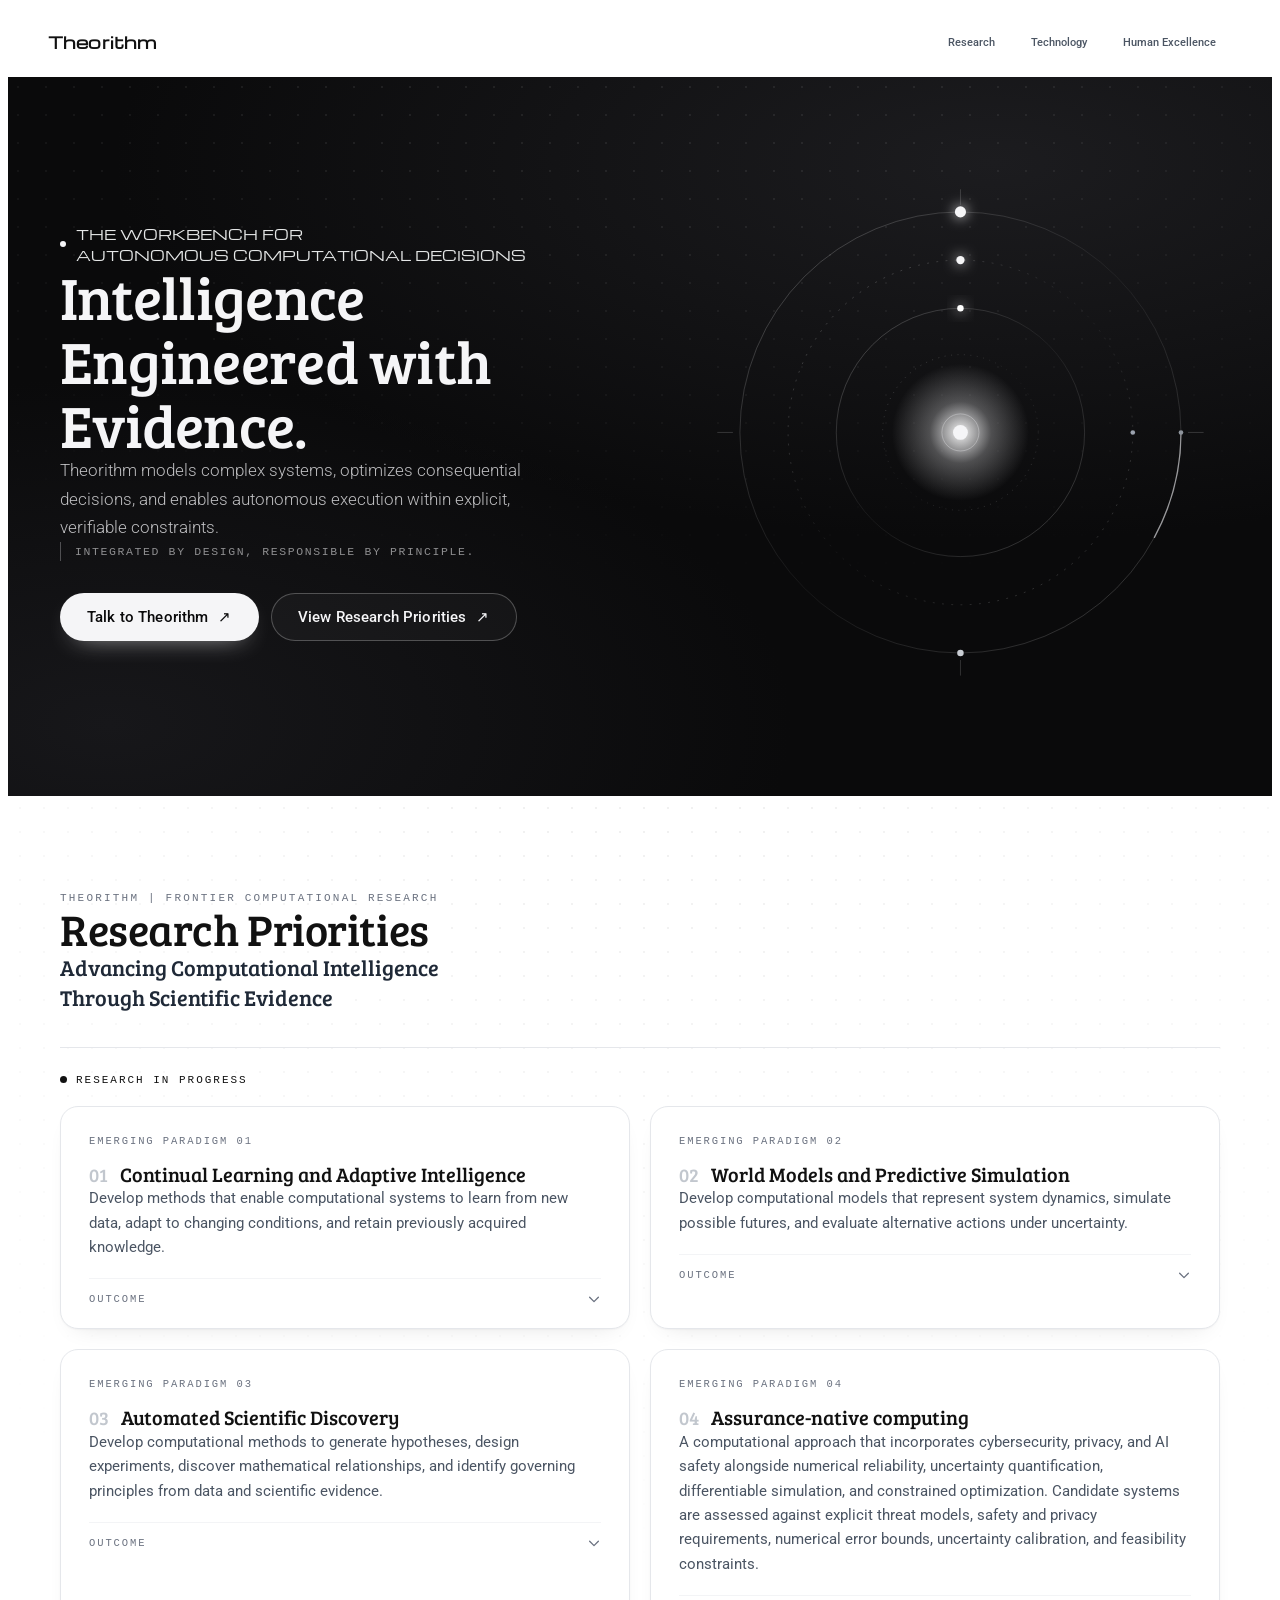
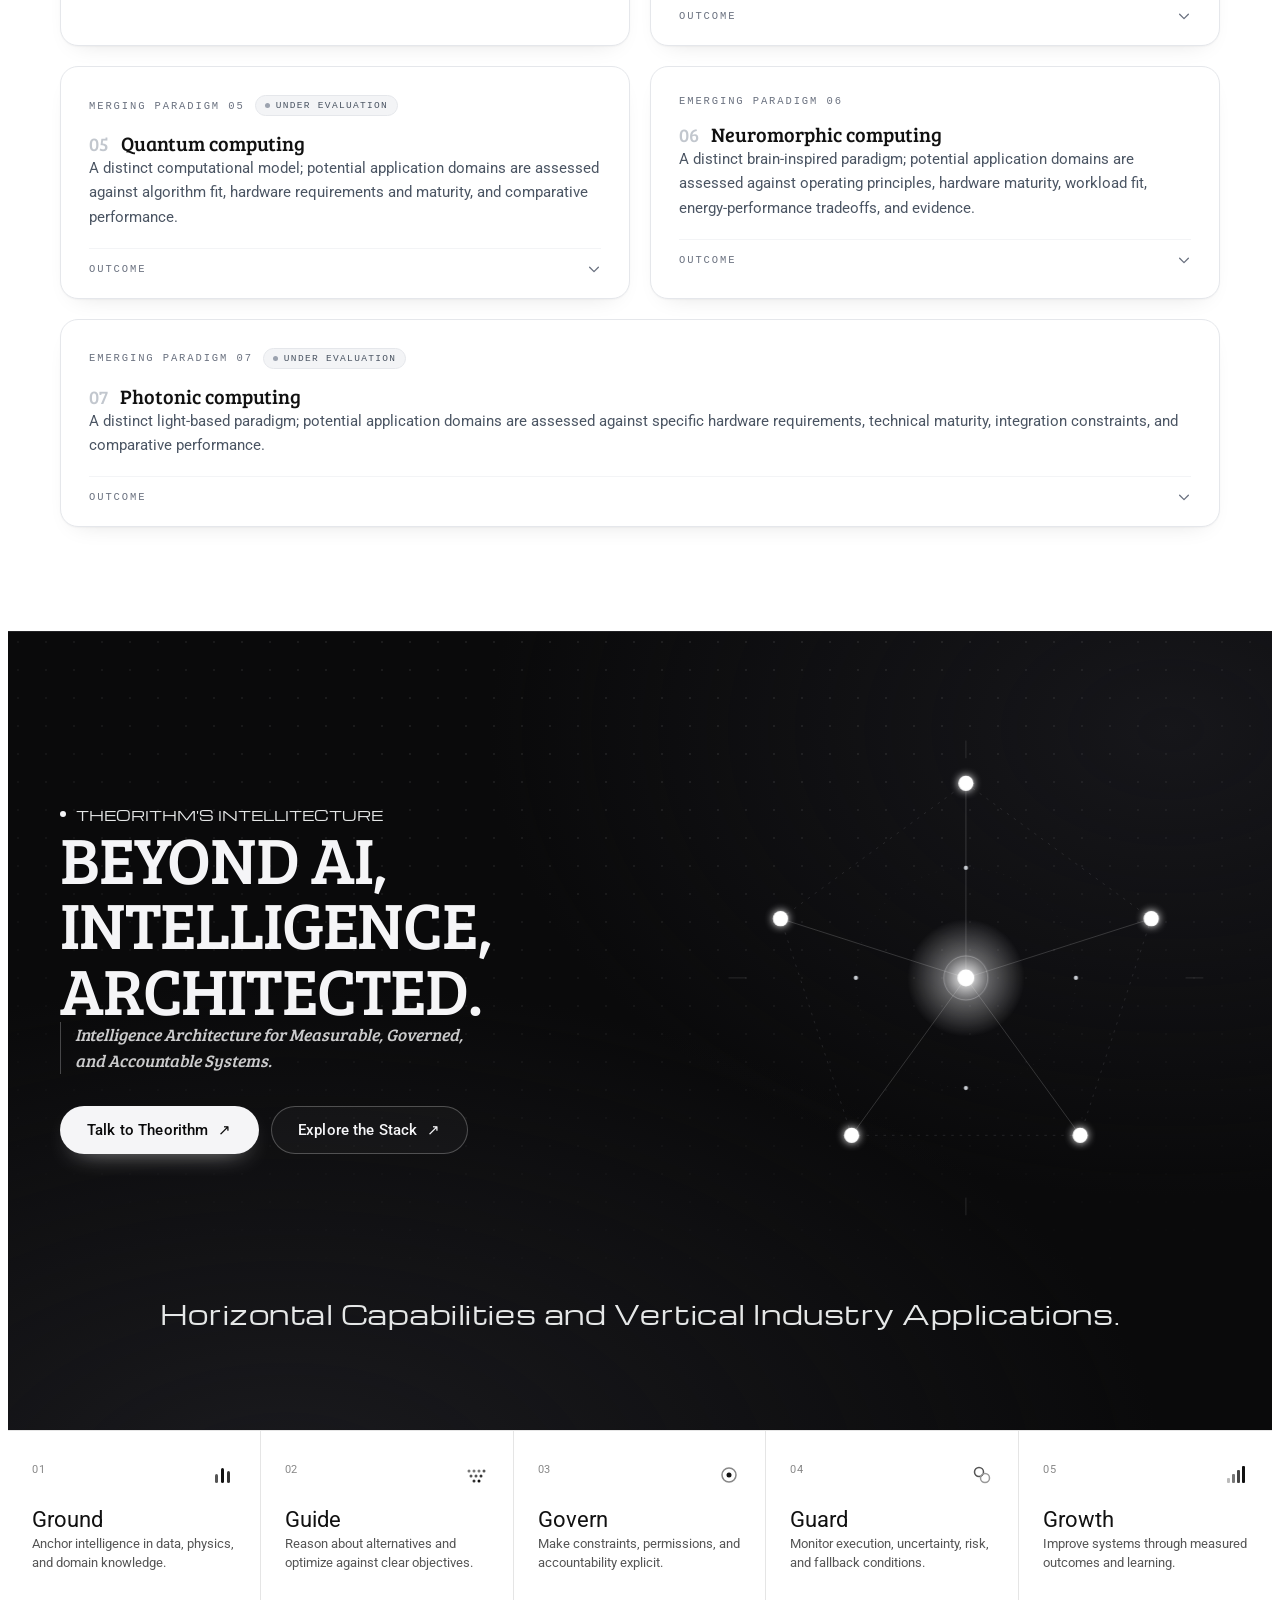
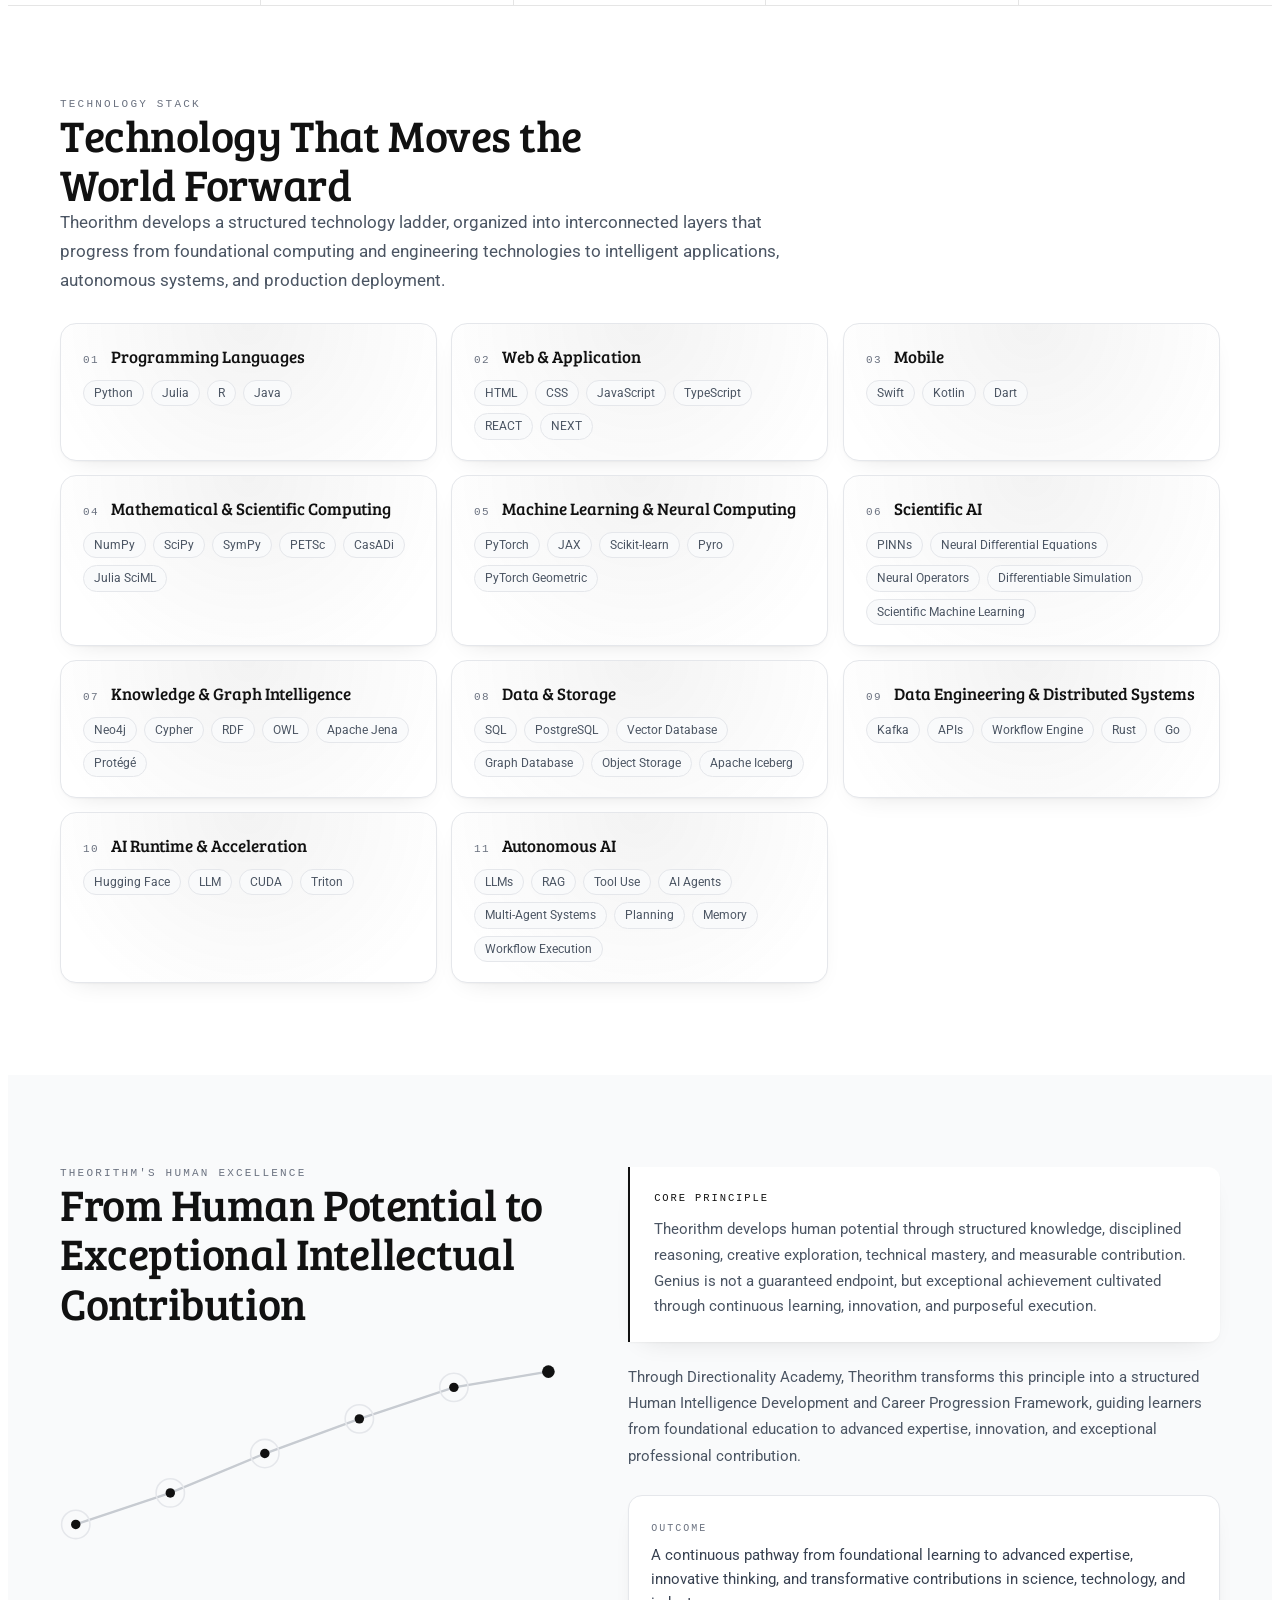
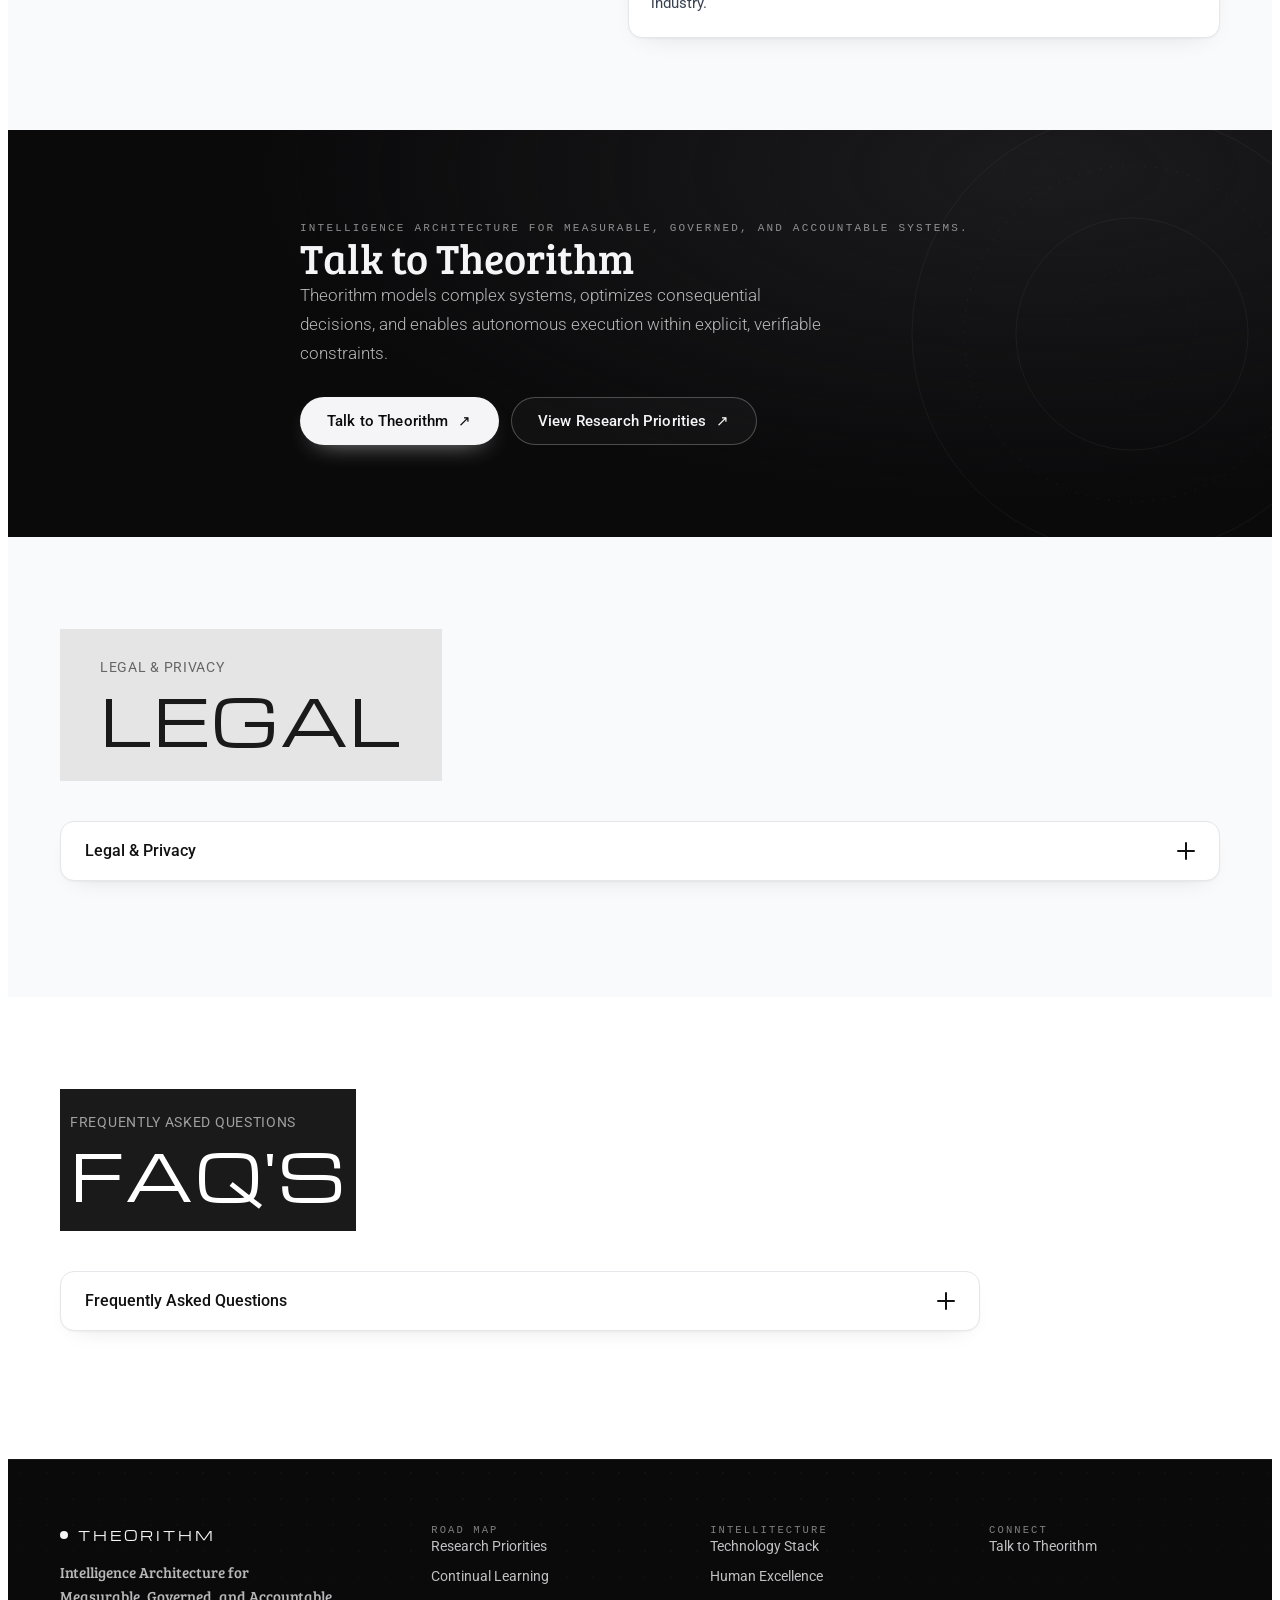
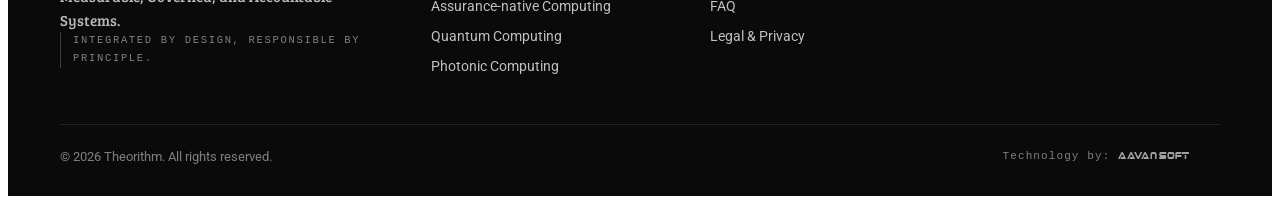
<file: index.html>
<!DOCTYPE html>
<html lang="en" dir="ltr">
  <head>
    <meta charset="utf-8">
    <meta name="viewport" content="width=device-width, initial-scale=1">
    <title>Theorithm Road Map — Research Priorities & Intellitecture</title>
    <meta name="description" content="Theorithm advances frontier computational research — continual learning, world models, automated scientific discovery, assurance-native computing, quantum, neuromorphic and photonic computing — and delivers Intellitecture for measurable, governed, and accountable systems.">
    <link rel="canonical" href="https://www.theorithm.com/road-map">
    <meta name="robots" content="index, follow, max-image-preview:large, max-snippet:-1">
    <meta name="theme-color" content="#0A0A0B">

    <meta property="og:type" content="website">
    <meta property="og:site_name" content="Theorithm">
    <meta property="og:title" content="Theorithm Road Map — Research Priorities & Intellitecture">
    <meta property="og:description" content="Beyond AI, intelligence architected. Frontier computational research plus the Intellitecture technology stack, human excellence, trust and governance, and engineering principle.">
    <meta property="og:url" content="https://www.theorithm.com/road-map">
    <meta property="og:locale" content="en_US">

    <meta name="twitter:card" content="summary_large_image">
    <meta name="twitter:title" content="Theorithm Road Map — Research Priorities & Intellitecture">
    <meta name="twitter:description" content="Frontier computational research plus the Intellitecture for measurable, governed, and accountable systems.">

    <link rel="preconnect" href="https://fonts.googleapis.com">
    <link rel="preconnect" href="https://fonts.gstatic.com" crossorigin>
    <link rel="stylesheet" href="https://fonts.googleapis.com/css2?family=Bree+Serif&family=Michroma&family=Roboto:wght@300;400;500;700&display=swap">
    <link href="https://fonts.googleapis.com/css2?family=Michroma&display=swap" rel="stylesheet">
    <link rel="stylesheet" href="css/style.css">
    <script src="script/script.js" defer></script>
    <script type="application/ld+json">
    {
      "@context": "https://schema.org",
      "@graph": [
        {
          "@type": "Organization",
          "@id": "https://www.theorithm.com/#organization",
          "name": "Theorithm",
          "url": "https://www.theorithm.com",
          "description": "Theorithm develops intelligent scientific computing, computational optimization, and governed autonomous systems with measurable, evidence-based outcomes."
        },
        {
          "@type": "WebPage",
          "@id": "https://www.theorithm.com/road-map#webpage",
          "url": "https://www.theorithm.com/road-map",
          "name": "Theorithm Road Map — Research Priorities & Intellitecture",
          "isPartOf": { "@id": "https://www.theorithm.com/#organization" },
          "description": "Frontier computational research plus the Intellitecture technology stack, human excellence framework, trust and governance modules, and engineering principle."
        },
        {
          "@type": "BreadcrumbList",
          "@id": "https://www.theorithm.com/road-map#breadcrumb",
          "itemListElement": [
            { "@type": "ListItem", "position": 1, "name": "Home", "item": "https://www.theorithm.com/" },
            { "@type": "ListItem", "position": 2, "name": "Road Map", "item": "https://www.theorithm.com/road-map" }
          ]
        }
      ]
    }
    </script>
  </head>
  <body>

    <header class="thrm-header" role="banner">
      <div class="thrm-header__inner">
        <a href="#" data-path="/home" class="thrm-header__logo" aria-label="Theorithm — home">Theorithm</a>
        <nav class="thrm-header__nav" aria-label="Main navigation">
          <ul class="thrm-header__menu">
            <li><a href="#thrm-research" data-path="/research">Research</a></li>
            <li><a href="#thrm-tech" data-path="/technology">Technology</a></li>
            <li><a href="#thrm-human" data-path="/human-excellence">Human Excellence</a></li>
          </ul>
        </nav>
        <button class="thrm-header__toggle" type="button" aria-label="Open menu" aria-expanded="false" aria-controls="thrm-header-mobile">
          <span class="thrm-header__dot"></span>
          <span class="thrm-header__dot"></span>
          <span class="thrm-header__dot"></span>
        </button>
      </div>
      <div class="thrm-header__mobile" id="thrm-header-mobile">
        <ul>
          <li><a href="#thrm-research" data-path="/research">Research</a></li>
          <li><a href="#thrm-tech" data-path="/technology">Technology</a></li>
          <li><a href="#thrm-human" data-path="/human-excellence">Human Excellence</a></li>
        </ul>
      </div>
    </header>

    <div class="thrm">

      <!-- ============================================================
          PART 1 — ROAD MAP  (INDEX 1 content)
          ============================================================ -->
      <section class="thrm-roadmap" id="thrm-roadmap" aria-labelledby="thrm-title">

        <!-- HERO -->
        <div class="thrm-hero">
          <div class="thrm-hero__grid" aria-hidden="true"></div>

          <div class="thrm-hero__inner">
            <div class="thrm-hero__copy">
              <p class="thrm-eyebrow" data-reveal style="--i:0">The Workbench for<br>Autonomous Computational Decisions</p>
              <h1 class="thrm-h1" id="thrm-title" data-reveal style="--i:1">Intelligence Engineered with Evidence.</h1>
              <p class="thrm-lede" data-reveal style="--i:2">
                Theorithm models complex systems, optimizes consequential decisions, and enables autonomous
                execution within explicit, verifiable constraints.
              </p>
              <p class="thrm-tagline" data-reveal style="--i:3">Integrated by Design, Responsible by Principle.</p>
              <div class="thrm-cta" data-reveal style="--i:4">
                <a class="thrm-btn thrm-btn--solid" href="#thrm-contact">Talk to Theorithm<span aria-hidden="true">↗</span></a>
                <a class="thrm-btn thrm-btn--ghost" href="#thrm-research">View Research Priorities<span aria-hidden="true">↗</span></a>
              </div>
            </div>

            <div class="thrm-hero__visual" data-reveal style="--i:2">
              <svg class="thrm-orbit" viewBox="0 0 560 560" role="img" aria-labelledby="thrm-orbit-title">
                <title id="thrm-orbit-title">Orbital diagram: computational decision nodes circling a central evidence core</title>
                <defs>
                  <radialGradient id="thrmCore" cx="50%" cy="50%" r="50%">
                    <stop offset="0%"   stop-color="#FFFFFF" stop-opacity="0.95"/>
                    <stop offset="45%"  stop-color="#F5F5F7" stop-opacity="0.28"/>
                    <stop offset="100%" stop-color="#F5F5F7" stop-opacity="0"/>
                  </radialGradient>
                  <linearGradient id="thrmRing" x1="0%" y1="0%" x2="100%" y2="100%">
                    <stop offset="0%"   stop-color="#FFFFFF" stop-opacity="0.26"/>
                    <stop offset="50%"  stop-color="#FFFFFF" stop-opacity="0.05"/>
                    <stop offset="100%" stop-color="#FFFFFF" stop-opacity="0.22"/>
                  </linearGradient>
                  <filter id="thrmGlow" x="-150%" y="-150%" width="400%" height="400%">
                    <feGaussianBlur stdDeviation="7" result="thrmBlur"/>
                    <feMerge>
                      <feMergeNode in="thrmBlur"/>
                      <feMergeNode in="SourceGraphic"/>
                    </feMerge>
                  </filter>
                </defs>
                <g fill="none" stroke="url(#thrmRing)" stroke-width="1">
                  <circle cx="280" cy="280" r="238"/>
                  <circle cx="280" cy="280" r="186" stroke-dasharray="2 8"/>
                  <circle cx="280" cy="280" r="134"/>
                  <circle cx="280" cy="280" r="84" stroke-dasharray="1 6"/>
                </g>
                <g class="thrm-orbit__spin thrm-orbit__spin--sweep">
                  <circle cx="280" cy="280" r="238" fill="none" stroke="#F5F5F7" stroke-opacity="0.55" stroke-width="1.5" stroke-linecap="round" stroke-dasharray="118 1377"/>
                </g>
                <g class="thrm-orbit__spin thrm-orbit__spin--a">
                  <circle cx="280" cy="42"  r="6"   fill="#F5F5F7" filter="url(#thrmGlow)"/>
                  <circle cx="280" cy="518" r="3.5" fill="#C9CDD3"/>
                  <circle cx="518" cy="280" r="2.5" fill="#8E949C"/>
                </g>
                <g class="thrm-orbit__spin thrm-orbit__spin--b">
                  <circle cx="280" cy="94"  r="4.5" fill="#F5F5F7" filter="url(#thrmGlow)"/>
                  <circle cx="466" cy="280" r="2.5" fill="#9CA3AF"/>
                </g>
                <g class="thrm-orbit__spin thrm-orbit__spin--c">
                  <circle cx="280" cy="146" r="3.5" fill="#FFFFFF" filter="url(#thrmGlow)"/>
                </g>
                <g class="thrm-orbit__core">
                  <circle cx="280" cy="280" r="74" fill="url(#thrmCore)"/>
                  <circle cx="280" cy="280" r="20" fill="none" stroke="#F5F5F7" stroke-opacity="0.35" stroke-width="1"/>
                  <circle cx="280" cy="280" r="8"  fill="#F5F5F7"/>
                </g>
                <g stroke="#F5F5F7" stroke-opacity="0.18" stroke-width="1" stroke-linecap="round">
                  <line x1="280" y1="18"  x2="280" y2="34"/>
                  <line x1="280" y1="526" x2="280" y2="542"/>
                  <line x1="18"  y1="280" x2="34"  y2="280"/>
                  <line x1="526" y1="280" x2="542" y2="280"/>
                </g>
              </svg>
            </div>
          </div>
        </div>

        <!-- RESEARCH PRIORITIES -->
        <div class="thrm-research" id="thrm-research">
          <div class="thrm-wrap">
            <header>
              <p class="thrm-kicker" data-reveal style="--i:0">Theorithm | Frontier Computational Research</p>
              <h2 class="thrm-h2" id="thrm-research-h" data-reveal style="--i:1">Research Priorities</h2>
              <h3 class="thrm-h3" data-reveal style="--i:2">Advancing Computational Intelligence Through Scientific Evidence</h3>
              
            </header>

            <div class="thrm-status" data-reveal style="--i:4">
              <span class="thrm-status__label">
                <span class="thrm-status__dot" aria-hidden="true"></span>
                Research in Progress
              </span>
            </div>

            <div class="thrm-grid">

              <article class="thrm-card" id="thrm-p01" data-reveal style="--i:0">
                <div class="thrm-card__glow" aria-hidden="true"></div>
                <div class="thrm-card__head">
                  <div class="thrm-card__top">
                    <span class="thrm-card__badge">Emerging paradigm 01</span>
                  </div>
                  <h4 class="thrm-card__title">
                    <span class="thrm-card__num" aria-hidden="true">01</span>
                    <span>Continual Learning and Adaptive Intelligence</span>
                  </h4>
                  <p class="thrm-card__desc">
                    Develop methods that enable computational systems to learn from new data, adapt to changing
                    conditions, and retain previously acquired knowledge.
                  </p>
                </div>
                <button class="thrm-card__toggle" type="button" id="thrm-p01-btn" aria-expanded="false" aria-controls="thrm-p01-panel">
                  <span>Outcome</span>
                  <svg class="thrm-card__chevron" viewBox="0 0 16 16" aria-hidden="true" focusable="false">
                    <path d="M3 6l5 5 5-5" fill="none" stroke="currentColor" stroke-width="1.5" stroke-linecap="round" stroke-linejoin="round"/>
                  </svg>
                </button>
                <div class="thrm-card__panel" id="thrm-p01-panel" role="region" aria-labelledby="thrm-p01-btn">
                  <div class="thrm-card__panel-inner">
                    <p class="thrm-card__outcome">More adaptable computational systems that maintain performance as data, environments, and operating conditions evolve.</p>
                  </div>
                </div>
              </article>

              <article class="thrm-card" id="thrm-p02" data-reveal style="--i:1">
                <div class="thrm-card__glow" aria-hidden="true"></div>
                <div class="thrm-card__head">
                  <div class="thrm-card__top"><span class="thrm-card__badge">Emerging paradigm 02</span></div>
                  <h4 class="thrm-card__title">
                    <span class="thrm-card__num" aria-hidden="true">02</span>
                    <span>World Models and Predictive Simulation</span>
                  </h4>
                  <p class="thrm-card__desc">
                    Develop computational models that represent system dynamics, simulate possible futures, and
                    evaluate alternative actions under uncertainty.
                  </p>
                </div>
                <button class="thrm-card__toggle" type="button" id="thrm-p02-btn" aria-expanded="false" aria-controls="thrm-p02-panel">
                  <span>Outcome</span>
                  <svg class="thrm-card__chevron" viewBox="0 0 16 16" aria-hidden="true" focusable="false">
                    <path d="M3 6l5 5 5-5" fill="none" stroke="currentColor" stroke-width="1.5" stroke-linecap="round" stroke-linejoin="round"/>
                  </svg>
                </button>
                <div class="thrm-card__panel" id="thrm-p02-panel" role="region" aria-labelledby="thrm-p02-btn">
                  <div class="thrm-card__panel-inner">
                    <p class="thrm-card__outcome">Improved forecasting, scenario evaluation, and decision-making under changing conditions.</p>
                  </div>
                </div>
              </article>

              <article class="thrm-card" id="thrm-p03" data-reveal style="--i:2">
                <div class="thrm-card__glow" aria-hidden="true"></div>
                <div class="thrm-card__head">
                  <div class="thrm-card__top"><span class="thrm-card__badge">Emerging paradigm 03</span></div>
                  <h4 class="thrm-card__title">
                    <span class="thrm-card__num" aria-hidden="true">03</span>
                    <span>Automated Scientific Discovery</span>
                  </h4>
                  <p class="thrm-card__desc">
                    Develop computational methods to generate hypotheses, design experiments, discover
                    mathematical relationships, and identify governing principles from data and scientific evidence.
                  </p>
                </div>
                <button class="thrm-card__toggle" type="button" id="thrm-p03-btn" aria-expanded="false" aria-controls="thrm-p03-panel">
                  <span>Outcome</span>
                  <svg class="thrm-card__chevron" viewBox="0 0 16 16" aria-hidden="true" focusable="false">
                    <path d="M3 6l5 5 5-5" fill="none" stroke="currentColor" stroke-width="1.5" stroke-linecap="round" stroke-linejoin="round"/>
                  </svg>
                </button>
                <div class="thrm-card__panel" id="thrm-p03-panel" role="region" aria-labelledby="thrm-p03-btn">
                  <div class="thrm-card__panel-inner">
                    <p class="thrm-card__outcome">Accelerated scientific investigation, improved model discovery, and evidence-supported insights into complex systems.</p>
                  </div>
                </div>
              </article>

              <article class="thrm-card" id="thrm-p04" data-reveal style="--i:3">
                <div class="thrm-card__glow" aria-hidden="true"></div>
                <div class="thrm-card__head">
                  <div class="thrm-card__top"><span class="thrm-card__badge">Emerging paradigm 04</span></div>
                  <h4 class="thrm-card__title">
                    <span class="thrm-card__num" aria-hidden="true">04</span>
                    <span>Assurance-native computing</span>
                  </h4>
                  <p class="thrm-card__desc">
                    A computational approach that incorporates cybersecurity, privacy, and AI safety alongside
                    numerical reliability, uncertainty quantification, differentiable simulation, and constrained
                    optimization. Candidate systems are assessed against explicit threat models, safety and privacy
                    requirements, numerical error bounds, uncertainty calibration, and feasibility constraints.
                  </p>
                </div>
                <button class="thrm-card__toggle" type="button" id="thrm-p04-btn" aria-expanded="false" aria-controls="thrm-p04-panel">
                  <span>Outcome</span>
                  <svg class="thrm-card__chevron" viewBox="0 0 16 16" aria-hidden="true" focusable="false">
                    <path d="M3 6l5 5 5-5" fill="none" stroke="currentColor" stroke-width="1.5" stroke-linecap="round" stroke-linejoin="round"/>
                  </svg>
                </button>
                <div class="thrm-card__panel" id="thrm-p04-panel" role="region" aria-labelledby="thrm-p04-btn">
                  <div class="thrm-card__panel-inner">
                    <p class="thrm-card__outcome">A reproducible assurance case defining measurable acceptance criteria, evidence, and residual risks for each system—covering security, privacy, safety, numerical reliability, uncertainty, simulation validity, and constraint satisfaction.</p>
                  </div>
                </div>
              </article>

              <article class="thrm-card" id="thrm-p05" data-reveal style="--i:4">
                <div class="thrm-card__glow" aria-hidden="true"></div>
                <div class="thrm-card__head">
                  <div class="thrm-card__top">
                    <span class="thrm-card__badge">Merging paradigm 05</span>
                    <span class="thrm-card__status">Under evaluation</span>
                  </div>
                  <h4 class="thrm-card__title">
                    <span class="thrm-card__num" aria-hidden="true">05</span>
                    <span>Quantum computing</span>
                  </h4>
                  <p class="thrm-card__desc">
                    A distinct computational model; potential application domains are assessed against algorithm
                    fit, hardware requirements and maturity, and comparative performance.
                  </p>
                </div>
                <button class="thrm-card__toggle" type="button" id="thrm-p05-btn" aria-expanded="false" aria-controls="thrm-p05-panel">
                  <span>Outcome</span>
                  <svg class="thrm-card__chevron" viewBox="0 0 16 16" aria-hidden="true" focusable="false">
                    <path d="M3 6l5 5 5-5" fill="none" stroke="currentColor" stroke-width="1.5" stroke-linecap="round" stroke-linejoin="round"/>
                  </svg>
                </button>
                <div class="thrm-card__panel" id="thrm-p05-panel" role="region" aria-labelledby="thrm-p05-btn">
                  <div class="thrm-card__panel-inner">
                    <p class="thrm-card__outcome">A ranked set of candidate applications, supported by resource estimates, hardware-readiness criteria, and reproducible comparisons with relevant classical methods.</p>
                  </div>
                </div>
              </article>

              <article class="thrm-card" id="thrm-p06" data-reveal style="--i:5">
                <div class="thrm-card__glow" aria-hidden="true"></div>
                <div class="thrm-card__head">
                  <div class="thrm-card__top"><span class="thrm-card__badge">Emerging paradigm 06</span></div>
                  <h4 class="thrm-card__title">
                    <span class="thrm-card__num" aria-hidden="true">06</span>
                    <span>Neuromorphic computing</span>
                  </h4>
                  <p class="thrm-card__desc">
                    A distinct brain-inspired paradigm; potential application domains are assessed against operating
                    principles, hardware maturity, workload fit, energy-performance tradeoffs, and evidence.
                  </p>
                </div>
                <button class="thrm-card__toggle" type="button" id="thrm-p06-btn" aria-expanded="false" aria-controls="thrm-p06-panel">
                  <span>Outcome</span>
                  <svg class="thrm-card__chevron" viewBox="0 0 16 16" aria-hidden="true" focusable="false">
                    <path d="M3 6l5 5 5-5" fill="none" stroke="currentColor" stroke-width="1.5" stroke-linecap="round" stroke-linejoin="round"/>
                  </svg>
                </button>
                <div class="thrm-card__panel" id="thrm-p06-panel" role="region" aria-labelledby="thrm-p06-btn">
                  <div class="thrm-card__panel-inner">
                    <p class="thrm-card__outcome">A validated workload assessment reporting accuracy, latency, energy use, hardware readiness, and performance against an appropriate conventional-computing baseline.</p>
                  </div>
                </div>
              </article>

              <article class="thrm-card" id="thrm-p07" data-reveal style="--i:6">
                <div class="thrm-card__glow" aria-hidden="true"></div>
                <div class="thrm-card__head">
                  <div class="thrm-card__top">
                    <span class="thrm-card__badge">Emerging paradigm 07</span>
                    <span class="thrm-card__status">Under evaluation</span>
                  </div>
                  <h4 class="thrm-card__title">
                    <span class="thrm-card__num" aria-hidden="true">07</span>
                    <span>Photonic computing</span>
                  </h4>
                  <p class="thrm-card__desc">
                    A distinct light-based paradigm; potential application domains are assessed against specific
                    hardware requirements, technical maturity, integration constraints, and comparative performance.
                  </p>
                </div>
                <button class="thrm-card__toggle" type="button" id="thrm-p07-btn" aria-expanded="false" aria-controls="thrm-p07-panel">
                  <span>Outcome</span>
                  <svg class="thrm-card__chevron" viewBox="0 0 16 16" aria-hidden="true" focusable="false">
                    <path d="M3 6l5 5 5-5" fill="none" stroke="currentColor" stroke-width="1.5" stroke-linecap="round" stroke-linejoin="round"/>
                  </svg>
                </button>
                <div class="thrm-card__panel" id="thrm-p07-panel" role="region" aria-labelledby="thrm-p07-btn">
                  <div class="thrm-card__panel-inner">
                    <p class="thrm-card__outcome">A workload-to-hardware assessment that accounts for end-to-end performance, including optical-to-electronic conversion, data movement, integration requirements, and comparison with established platforms.</p>
                  </div>
                </div>
              </article>

            </div>
          </div>
        </div>
      </section>

      <!-- ============================================================
          PART 2 — INTELLITECTURE  (INDEX 2 content — redesigned hero animation)
          ============================================================ -->
      <section class="thrm-intellitecture" id="thrm-intel" aria-labelledby="thrm-intel-title">

        <!-- INTELLITECTURE HERO -->
        <div class="thrm-intel-hero">
          <div class="thrm-hero__grid" aria-hidden="true"></div>

          <div class="thrm-intel-hero__inner">
            <div class="thrm-intel-hero__copy">
              <p class="thrm-eyebrow" data-reveal style="--i:0">Theorithm's Intellitecture</p>

              <h2 class="thrm-intel-h1" id="thrm-intel-title" data-reveal style="--i:1">Beyond AI, Intelligence, Architected.</h2>

              

              

              <p class="thrm-intel-tagline" data-reveal style="--i:5">
                Intelligence Architecture for Measurable, Governed, and Accountable Systems.
              </p>

              <div class="thrm-cta" data-reveal style="--i:6">
                <a class="thrm-btn thrm-btn--solid" href="#thrm-contact">Talk to Theorithm<span aria-hidden="true">↗</span></a>
                <a class="thrm-btn thrm-btn--ghost" href="#thrm-tech">Explore the Stack<span aria-hidden="true">↗</span></a>
              </div>
            </div>

            <!-- NEW ANIMATION: pentagonal signal flow -->
            <div class="thrm-intel-hero__visual" data-reveal style="--i:2">
              <svg class="thrm-intel-orbit" viewBox="0 0 600 600" role="img" aria-labelledby="thrm-intel-orbit-title">
                <title id="thrm-intel-orbit-title">Pentagonal Intellitecture diagram: five pillar nodes — Ground, Guide, Govern, Guard, Growth — connected to a central evidence core by radial data paths with traveling signal pulses</title>
                <defs>
                  <radialGradient id="thrmIntelCore" cx="50%" cy="50%" r="50%">
                    <stop offset="0%"   stop-color="#FFFFFF" stop-opacity="0.98"/>
                    <stop offset="40%"  stop-color="#F5F5F7" stop-opacity="0.35"/>
                    <stop offset="100%" stop-color="#F5F5F7" stop-opacity="0"/>
                  </radialGradient>
                  <filter id="thrmIntelGlow" x="-200%" y="-200%" width="500%" height="500%">
                    <feGaussianBlur stdDeviation="5" result="thrmIB"/>
                    <feMerge>
                      <feMergeNode in="thrmIB"/>
                      <feMergeNode in="SourceGraphic"/>
                    </feMerge>
                  </filter>
                </defs>

                <!-- registration ticks -->
                <g stroke="#F5F5F7" stroke-opacity="0.15" stroke-width="1" stroke-linecap="round">
                  <line x1="300" y1="20" x2="300" y2="40"/>
                  <line x1="300" y1="560" x2="300" y2="580"/>
                  <line x1="20"  y1="300" x2="40"  y2="300"/>
                  <line x1="560" y1="300" x2="580" y2="300"/>
                </g>

                <!-- pentagon outline -->
                <polygon points="300,70 519,230 435,486 165,486 81,230"
                        fill="none" stroke="#F5F5F7" stroke-opacity="0.12"
                        stroke-width="1" stroke-dasharray="3 7"/>

                <!-- radial spokes -->
                <g stroke="#F5F5F7" stroke-opacity="0.2" stroke-width="1" stroke-linecap="round">
                  <line x1="300" y1="300" x2="300" y2="70"/>
                  <line x1="300" y1="300" x2="519" y2="230"/>
                  <line x1="300" y1="300" x2="435" y2="486"/>
                  <line x1="300" y1="300" x2="165" y2="486"/>
                  <line x1="300" y1="300" x2="81"  y2="230"/>
                </g>

                <!-- traveling signal pulses (radial, center → pillar) -->
                <g stroke="#FFFFFF" stroke-opacity="0.95" stroke-width="2.5" stroke-linecap="round" filter="url(#thrmIntelGlow)">
                  <line class="thrm-intel-pulse" x1="300" y1="300" x2="300" y2="70"  style="--d:0s"/>
                  <line class="thrm-intel-pulse" x1="300" y1="300" x2="519" y2="230" style="--d:.9s"/>
                  <line class="thrm-intel-pulse" x1="300" y1="300" x2="435" y2="486" style="--d:1.8s"/>
                  <line class="thrm-intel-pulse" x1="300" y1="300" x2="165" y2="486" style="--d:2.7s"/>
                  <line class="thrm-intel-pulse" x1="300" y1="300" x2="81"  y2="230" style="--d:3.6s"/>
                </g>

                <!-- intermediate dashed ring -->
                <circle cx="300" cy="300" r="130" fill="none" stroke="#F5F5F7" stroke-opacity="0.1" stroke-width="1" stroke-dasharray="1 8"/>

                <!-- slowly rotating satellites -->
                <g class="thrm-intel-satellites">
                  <circle cx="300" cy="170" r="2.5" fill="#C9CDD3"/>
                  <circle cx="430" cy="300" r="2.5" fill="#C9CDD3"/>
                  <circle cx="300" cy="430" r="2.5" fill="#C9CDD3"/>
                  <circle cx="170" cy="300" r="2.5" fill="#C9CDD3"/>
                </g>

                <!-- pillar nodes -->
                <g filter="url(#thrmIntelGlow)">
                  <circle class="thrm-intel-node" cx="300" cy="70"  r="9" fill="#FFFFFF" style="--nd:0s"/>
                  <circle class="thrm-intel-node" cx="519" cy="230" r="9" fill="#FFFFFF" style="--nd:.4s"/>
                  <circle class="thrm-intel-node" cx="435" cy="486" r="9" fill="#FFFFFF" style="--nd:.8s"/>
                  <circle class="thrm-intel-node" cx="165" cy="486" r="9" fill="#FFFFFF" style="--nd:1.2s"/>
                  <circle class="thrm-intel-node" cx="81"  cy="230" r="9" fill="#FFFFFF" style="--nd:1.6s"/>
                </g>

                

                <!-- center core -->
                <g class="thrm-intel-breathe">
                  <circle cx="300" cy="300" r="70" fill="url(#thrmIntelCore)"/>
                  <circle cx="300" cy="300" r="26" fill="none" stroke="#F5F5F7" stroke-opacity="0.35" stroke-width="1"/>
                  <circle cx="300" cy="300" r="10" fill="#FFFFFF"/>
                </g>
              </svg>
            </div>
          </div>

          <!-- formula readout -->
          <div class="thrm-formulas" data-reveal style="--i:7" aria-label="Core formulations">
            <span class="thrm-formula">Horizontal Capabilities and Vertical Industry Applications.</span>
          </div>
          

                <div class="thrm-pillars">
          <!-- Pillar 01: Ground -->
          <div class="thrm-pillar">
            <div class="thrm-pillar__head">
              <span class="thrm-pillar__num">01</span>
              <div class="thrm-pillar__icon">
                <svg viewBox="0 0 24 24" fill="none" xmlns="http://www.w3.org/2000/svg">
                  <rect x="3" y="11" width="3" height="9" rx="1.5" fill="#555555"/>
                  <rect x="9" y="5" width="3" height="15" rx="1.5" fill="#111111"/>
                  <rect x="15" y="8" width="3" height="12" rx="1.5" fill="#333333"/>
                </svg>
              </div>
            </div>
            <h3 class="thrm-pillar__title">Ground</h3>
            <p class="thrm-pillar__desc">Anchor intelligence in data, physics, and domain knowledge.</p>
          </div>

          <!-- Pillar 02: Guide -->
          <div class="thrm-pillar">
            <div class="thrm-pillar__head">
              <span class="thrm-pillar__num">02</span>
              <div class="thrm-pillar__icon">
                <svg viewBox="0 0 24 24" fill="none" xmlns="http://www.w3.org/2000/svg">
                  <!-- Top row -->
                  <circle cx="4" cy="8" r="1.5" fill="#777777"/>
                  <circle cx="9" cy="8" r="1.5" fill="#777777"/>
                  <circle cx="14" cy="8" r="1.5" fill="#777777"/>
                  <circle cx="19" cy="8" r="1.5" fill="#555555"/>
                  <!-- Middle row -->
                  <circle cx="6" cy="13" r="1.5" fill="#555555"/>
                  <circle cx="11" cy="13" r="1.5" fill="#555555"/>
                  <circle cx="16" cy="13" r="1.5" fill="#333333"/>
                  <!-- Bottom row -->
                  <circle cx="9" cy="18" r="1.5" fill="#333333"/>
                  <circle cx="14" cy="18" r="1.5" fill="#111111"/>
                </svg>
              </div>
            </div>
            <h3 class="thrm-pillar__title">Guide</h3>
            <p class="thrm-pillar__desc">Reason about alternatives and optimize against clear objectives.</p>
          </div>

          <!-- Pillar 03: Govern -->
          <div class="thrm-pillar">
            <div class="thrm-pillar__head">
              <span class="thrm-pillar__num">03</span>
              <div class="thrm-pillar__icon">
                <svg viewBox="0 0 24 24" fill="none" xmlns="http://www.w3.org/2000/svg">
                  <circle cx="12" cy="12" r="7" stroke="#888888" stroke-width="1.5"/>
                  <circle cx="12" cy="12" r="2.5" fill="#111111"/>
                </svg>
              </div>
            </div>
            <h3 class="thrm-pillar__title">Govern</h3>
            <p class="thrm-pillar__desc">Make constraints, permissions, and accountability explicit.</p>
          </div>

          <!-- Pillar 04: Guard -->
          <div class="thrm-pillar">
            <div class="thrm-pillar__head">
              <span class="thrm-pillar__num">04</span>
              <div class="thrm-pillar__icon">
                <svg viewBox="0 0 24 24" fill="none" xmlns="http://www.w3.org/2000/svg">
                  <circle cx="9" cy="9" r="4.5" stroke="#555555" stroke-width="1.5"/>
                  <circle cx="15" cy="15" r="4.5" stroke="#999999" stroke-width="1.5"/>
                </svg>
              </div>
            </div>
            <h3 class="thrm-pillar__title">Guard</h3>
            <p class="thrm-pillar__desc">Monitor execution, uncertainty, risk, and fallback conditions.</p>
          </div>

          <!-- Pillar 05: Growth -->
          <div class="thrm-pillar">
            <div class="thrm-pillar__head">
              <span class="thrm-pillar__num">05</span>
              <div class="thrm-pillar__icon">
                <svg viewBox="0 0 24 24" fill="none" xmlns="http://www.w3.org/2000/svg">
                  <rect x="3" y="15" width="3" height="5" rx="1" fill="#BBBBBB"/>
                  <rect x="8" y="11" width="3" height="9" rx="1" fill="#777777"/>
                  <rect x="13" y="7" width="3" height="13" rx="1" fill="#444444"/>
                  <rect x="18" y="3" width="3" height="17" rx="1" fill="#111111"/>
                </svg>
              </div>
            </div>
            <h3 class="thrm-pillar__title">Growth</h3>
            <p class="thrm-pillar__desc">Improve systems through measured outcomes and learning.</p>
          </div>
        </div>
        </div>

        <!-- TECHNOLOGY STACK -->
        <section class="thrm-section" id="thrm-tech" aria-labelledby="thrm-tech-h">
          <div class="thrm-wrap">
            <header>
              <p class="thrm-kicker" data-reveal style="--i:0">Technology Stack</p>
              <h2 class="thrm-h2" id="thrm-tech-h" data-reveal style="--i:1">Technology That Moves the World Forward</h2>
              <p class="thrm-sec-lede" data-reveal style="--i:2">
                Theorithm develops a structured technology ladder, organized into interconnected layers that
                progress from foundational computing and engineering technologies to intelligent applications,
                autonomous systems, and production deployment.
              </p>
            </header>

            <ol class="thrm-ladder">
              <li class="thrm-layer" data-reveal style="--i:0">
                <div class="thrm-layer__head">
                  <span class="thrm-layer__num" aria-hidden="true">01</span>
                  <h3 class="thrm-layer__title">Programming Languages</h3>
                </div>
                <ul class="thrm-tags"><li>Python</li><li>Julia</li><li>R</li><li>Java</li></ul>
              </li>
              <li class="thrm-layer" data-reveal style="--i:1">
                <div class="thrm-layer__head">
                  <span class="thrm-layer__num" aria-hidden="true">02</span>
                  <h3 class="thrm-layer__title">Web &amp; Application</h3>
                </div>
                <ul class="thrm-tags"><li>HTML</li><li>CSS</li><li>JavaScript</li><li>TypeScript</li><li>REACT</li><li>NEXT</li></ul>
              </li>
              <li class="thrm-layer" data-reveal style="--i:2">
                <div class="thrm-layer__head">
                  <span class="thrm-layer__num" aria-hidden="true">03</span>
                  <h3 class="thrm-layer__title">Mobile</h3>
                </div>
                <ul class="thrm-tags"><li>Swift</li><li>Kotlin</li><li>Dart</li></ul>
              </li>
              <li class="thrm-layer" data-reveal style="--i:3">
                <div class="thrm-layer__head">
                  <span class="thrm-layer__num" aria-hidden="true">04</span>
                  <h3 class="thrm-layer__title">Mathematical &amp; Scientific Computing</h3>
                </div>
                <ul class="thrm-tags"><li>NumPy</li><li>SciPy</li><li>SymPy</li><li>PETSc</li><li>CasADi</li><li>Julia SciML</li></ul>
              </li>
              <li class="thrm-layer" data-reveal style="--i:4">
                <div class="thrm-layer__head">
                  <span class="thrm-layer__num" aria-hidden="true">05</span>
                  <h3 class="thrm-layer__title">Machine Learning &amp; Neural Computing</h3>
                </div>
                <ul class="thrm-tags"><li>PyTorch</li><li>JAX</li><li>Scikit-learn</li><li>Pyro</li><li>PyTorch Geometric</li></ul>
              </li>
              <li class="thrm-layer" data-reveal style="--i:5">
                <div class="thrm-layer__head">
                  <span class="thrm-layer__num" aria-hidden="true">06</span>
                  <h3 class="thrm-layer__title">Scientific AI</h3>
                </div>
                <ul class="thrm-tags"><li>PINNs</li><li>Neural Differential Equations</li><li>Neural Operators</li><li>Differentiable Simulation</li><li>Scientific Machine Learning</li></ul>
              </li>
              <li class="thrm-layer" data-reveal style="--i:6">
                <div class="thrm-layer__head">
                  <span class="thrm-layer__num" aria-hidden="true">07</span>
                  <h3 class="thrm-layer__title">Knowledge &amp; Graph Intelligence</h3>
                </div>
                <ul class="thrm-tags"><li>Neo4j</li><li>Cypher</li><li>RDF</li><li>OWL</li><li>Apache Jena</li><li>Protégé</li></ul>
              </li>
              <li class="thrm-layer" data-reveal style="--i:7">
                <div class="thrm-layer__head">
                  <span class="thrm-layer__num" aria-hidden="true">08</span>
                  <h3 class="thrm-layer__title">Data &amp; Storage</h3>
                </div>
                <ul class="thrm-tags"><li>SQL</li><li>PostgreSQL</li><li>Vector Database</li><li>Graph Database</li><li>Object Storage</li><li>Apache Iceberg</li></ul>
              </li>
              <li class="thrm-layer" data-reveal style="--i:8">
                <div class="thrm-layer__head">
                  <span class="thrm-layer__num" aria-hidden="true">09</span>
                  <h3 class="thrm-layer__title">Data Engineering &amp; Distributed Systems</h3>
                </div>
                <ul class="thrm-tags"><li>Kafka</li><li>APIs</li><li>Workflow Engine</li><li>Rust</li><li>Go</li></ul>
              </li>
              <li class="thrm-layer" data-reveal style="--i:9">
                <div class="thrm-layer__head">
                  <span class="thrm-layer__num" aria-hidden="true">10</span>
                  <h3 class="thrm-layer__title">AI Runtime &amp; Acceleration</h3>
                </div>
                <ul class="thrm-tags"><li>Hugging Face</li><li>LLM</li><li>CUDA</li><li>Triton</li></ul>
              </li>
              <li class="thrm-layer" data-reveal style="--i:10">
                <div class="thrm-layer__head">
                  <span class="thrm-layer__num" aria-hidden="true">11</span>
                  <h3 class="thrm-layer__title">Autonomous AI</h3>
                </div>
                <ul class="thrm-tags"><li>LLMs</li><li>RAG</li><li>Tool Use</li><li>AI Agents</li><li>Multi-Agent Systems</li><li>Planning</li><li>Memory</li><li>Workflow Execution</li></ul>
              </li>
            </ol>
          </div>
        </section>

        <!-- HUMAN EXCELLENCE -->
        <section class="thrm-section thrm-section--alt thrm-human" id="thrm-human" aria-labelledby="thrm-human-h">
          <div class="thrm-wrap thrm-human__grid">
            <div class="thrm-human__left">
              <p class="thrm-kicker" data-reveal style="--i:0">Theorithm's Human Excellence</p>
              <h2 class="thrm-h2" id="thrm-human-h" data-reveal style="--i:1">From Human Potential to Exceptional Intellectual Contribution</h2>
              <svg class="thrm-ascent" viewBox="0 0 320 120" aria-hidden="true" focusable="false" data-reveal style="--i:2">
                <path d="M10 105 L70 85 L130 60 L190 38 L250 18 L310 8" fill="none" stroke="#C7CBD1" stroke-width="1.5" stroke-linecap="round"/>
                <g fill="#111111">
                  <circle cx="10" cy="105" r="3"/><circle cx="70" cy="85" r="3"/>
                  <circle cx="130" cy="60" r="3"/><circle cx="190" cy="38" r="3"/>
                  <circle cx="250" cy="18" r="3"/><circle cx="310" cy="8" r="4"/>
                </g>
                <g fill="none" stroke="#E5E7EB">
                  <circle cx="10" cy="105" r="9"/><circle cx="70" cy="85" r="9"/>
                  <circle cx="130" cy="60" r="9"/><circle cx="190" cy="38" r="9"/>
                  <circle cx="250" cy="18" r="9"/>
                </g>
              </svg>
            </div>

            <div class="thrm-human__right">
              <blockquote class="thrm-principle" data-reveal style="--i:1">
                <strong>Core Principle</strong>
                Theorithm develops human potential through structured knowledge, disciplined reasoning, creative
                exploration, technical mastery, and measurable contribution. Genius is not a guaranteed endpoint,
                but exceptional achievement cultivated through continuous learning, innovation, and purposeful
                execution.
              </blockquote>
              <p data-reveal style="--i:2">
                Through Directionality Academy, Theorithm transforms this principle into a structured Human
                Intelligence Development and Career Progression Framework, guiding learners from foundational
                education to advanced expertise, innovation, and exceptional professional contribution.
              </p>
              <div class="thrm-outcome" data-reveal style="--i:3">
                <span class="thrm-outcome__label">Outcome</span>
                <p>A continuous pathway from foundational learning to advanced expertise, innovative thinking, and transformative contributions in science, technology, and industry.</p>
              </div>
            </div>
          </div>
        </section>
      </section>

      <!-- ============================================================
          SHARED CLOSING CTA BAND (after both sections)
          ============================================================ -->
      <section class="thrm-cta-band" id="thrm-contact" aria-labelledby="thrm-contact-h">
        <svg class="thrm-cta-band__rings" viewBox="0 0 460 460" aria-hidden="true" focusable="false">
          <g fill="none" stroke="#F5F5F7" stroke-opacity="0.10" stroke-width="1">
            <circle cx="230" cy="230" r="220"/>
            <circle cx="230" cy="230" r="168" stroke-dasharray="2 9"/>
            <circle cx="230" cy="230" r="116"/>
            <circle cx="230" cy="230" r="64" stroke-dasharray="1 7"/>
          </g>
        </svg>

        <div class="thrm-wrap thrm-cta-band__inner">
          <p class="thrm-cta-band__kicker" data-reveal style="--i:0">Intelligence Architecture for Measurable, Governed, and Accountable Systems.</p>
          <h2 class="thrm-cta-band__title" id="thrm-contact-h" data-reveal style="--i:1">Talk to Theorithm</h2>
          <p class="thrm-cta-band__text" data-reveal style="--i:2">
            Theorithm models complex systems, optimizes consequential decisions, and enables autonomous
            execution within explicit, verifiable constraints.
          </p>
          <div class="thrm-cta" data-reveal style="--i:3">
            <a class="thrm-btn thrm-btn--solid" href="https://www.theorithm.com/contact">Talk to Theorithm<span aria-hidden="true">↗</span></a>
            <a class="thrm-btn thrm-btn--ghost" href="#thrm-research">View Research Priorities<span aria-hidden="true">↗</span></a>
          </div>
        </div>
      </section>

      <!-- ============================================================
          LEGAL & PRIVACY  (added per instruction)
          ============================================================ -->
      <section class="thrm-legal" id="thrm-legal" aria-labelledby="thrm-legal-title">
        <div class="thrm-wrap">
          
          <!-- 1. The Grey Header Block from the image -->
          <div class="thrm-legal__hero-block" data-reveal style="--i:0">
            <span class="thrm-legal__hero-kicker">Legal &amp; Privacy</span>
            <h2 class="thrm-legal__hero-title" id="thrm-legal-title">LEGAL</h2>
          </div>

          <!-- 2. The Master Toggle Button -->
          <button class="thrm-legal__master-toggle" type="button" aria-expanded="false" aria-controls="thrm-legal-list-wrapper">
            <span>Legal &amp; Privacy</span>
            <span class="thrm-faq__icon" aria-hidden="true"></span>
          </button>

          <!-- 3. The Collapsible Container -->
          <div class="thrm-legal__list-wrapper" id="thrm-legal-list-wrapper">
            <div class="thrm-legal__list">
              
              <div class="thrm-legal__disclaimer" data-reveal style="--i:2">
                <p>
                  All information provided on this website is for informational purposes only and does not
                  constitute a legal commitment. For any binding legal commitments, Theorithm is only bound by
                  the terms and conditions of a directly signed agreement, executed by mutual understanding
                  between both parties.
                </p>
              </div>

              <div class="thrm-legal__privacy" data-reveal style="--i:3">
                <h3>Privacy Policy</h3>
                <p>
                  Theorithm is committed to protecting your privacy in accordance with international standards,
                  including the General Data Protection Regulation (GDPR) and the California Consumer Privacy
                  Act (CCPA).
                </p>
                <p>
                  <strong>Data Collection:</strong> We collect only the information you voluntarily provide
                  through contact forms, including your name, email address, organization, and message content.
                  We may also collect standard technical information such as browser type, IP address, and pages
                  visited through analytics.
                </p>
                <p>
                  <strong>Data Usage:</strong> The information collected is used solely to respond to your
                  inquiries, provide requested services, improve our website and offerings, and comply with
                  applicable legal obligations.
                </p>
                <p>
                  <strong>Data Sharing:</strong> We do not sell, rent, or trade your personal information. We may
                  share information with trusted service providers who assist in operating our website and
                  services, subject to strict confidentiality obligations, or when required by law.
                </p>
                <p>
                  <strong>Your Rights:</strong> Subject to applicable law, you have the right to access, correct,
                  or delete your personal information, to object to or restrict processing, and to data
                  portability. To exercise these rights, please contact us using the information below.
                </p>
                <p>
                  <strong>Contact:</strong> For any privacy-related inquiries, please contact us at
                  <a href="mailto:privacy@theorithm.com">info@theorithm.com</a>.
                </p>
              </div>

            </div>
          </div>

        </div>
      </section>

      <!-- ============================================================
          FAQ  (added per instruction)
          ============================================================ -->
      <section class="thrm-faq" id="thrm-faq" aria-labelledby="thrm-faq-title">
        <div class="thrm-wrap">
          
          <!-- 1. The Dark Header Block from the image -->
          <div class="thrm-faq__hero-block" data-reveal style="--i:0">
            <span class="thrm-faq__hero-kicker">Frequently Asked Questions</span>
            <h2 class="thrm-faq__hero-title" id="thrm-faq-title">FAQ'S</h2>
          </div>

          <!-- 2. The Master Toggle Button -->
          <button class="thrm-faq__master-btn" type="button" aria-expanded="false" aria-controls="thrm-faq-list">
            <span>Frequently Asked Questions</span>
            <span class="thrm-faq__icon" aria-hidden="true"></span>
          </button>

          <!-- 3. The Collapsible List (Hidden until master button is clicked) -->
          <div class="thrm-faq__list-wrapper" id="thrm-faq-list">
            <div class="thrm-faq__list">
              
              <!-- Inner FAQ Items -->
              <div class="thrm-faq__item">
                <button class="thrm-faq__q" type="button" aria-expanded="false" aria-controls="thrm-faq-a1">
                  <span>What does Theorithm do?</span>
                  <span class="thrm-faq__icon" aria-hidden="true"></span>
                </button>
                <div class="thrm-faq__a" id="thrm-faq-a1">
                  <div class="thrm-faq__a-inner">
                    <p>Theorithm is a research and technology firm focused on human-centric innovation. We model complex systems, optimize consequential decisions, and enable autonomous execution within explicit, verifiable constraints.</p>
                  </div>
                </div>
              </div>

              <div class="thrm-faq__item">
                <button class="thrm-faq__q" type="button" aria-expanded="false" aria-controls="thrm-faq-a2">
                  <span>How do I proceed with working with Theorithm?</span>
                  <span class="thrm-faq__icon" aria-hidden="true"></span>
                </button>
                <div class="thrm-faq__a" id="thrm-faq-a2">
                  <div class="thrm-faq__a-inner">
                    <p>First, submit an initial email via our contact form. Our team will then evaluate your inquiry and communicate with you to understand your needs.</p>
                  </div>
                </div>
              </div>

              <div class="thrm-faq__item">
                <button class="thrm-faq__q" type="button" aria-expanded="false" aria-controls="thrm-faq-a3" id="thrm-faq-q3">
                  <span>What are Theorithm's technology stacks and expertise?</span>
                  <span class="thrm-faq__icon" aria-hidden="true"></span>
                </button>
                <div class="thrm-faq__a" id="thrm-faq-a3" role="region" aria-labelledby="thrm-faq-q3">
                  <div class="thrm-faq__a-inner">
                    <p>
                      Our expertise spans artificial intelligence and machine learning (PyTorch, JAX,
                      Scikit-learn), data science and scientific computing (NumPy, SciPy, Julia SciML),
                      web technologies (React, Next.js, TypeScript), and human-computer interaction. We
                      also specialize in knowledge graphs, autonomous AI systems, and production-grade
                      deployment across cloud and edge environments.
                    </p>
                  </div>
                </div>
              </div>

              <div class="thrm-faq__item">
                <button class="thrm-faq__q" type="button" aria-expanded="false" aria-controls="thrm-faq-a4" id="thrm-faq-q4">
                  <span>What is Theorithm's research focus?</span>
                  <span class="thrm-faq__icon" aria-hidden="true"></span>
                </button>
                <div class="thrm-faq__a" id="thrm-faq-a4" role="region" aria-labelledby="thrm-faq-q4">
                  <div class="thrm-faq__a-inner">
                    <p>
                      Our research focuses on advancing computational intelligence through scientific
                      evidence. Key areas include AI ethics and safety, human augmentation, sustainable
                      technology, continual learning, world models, automated scientific discovery, and
                      emerging paradigms such as quantum, neuromorphic, and photonic computing—all
                      evaluated against rigorous, reproducible criteria.
                    </p>
                  </div>
                </div>
              </div>

              <div class="thrm-faq__item">
                <button class="thrm-faq__q" type="button" aria-expanded="false" aria-controls="thrm-faq-a5" id="thrm-faq-q5">
                  <span>What is "Theorithm Intelli-tectures"?</span>
                  <span class="thrm-faq__icon" aria-hidden="true"></span>
                </button>
                <div class="thrm-faq__a" id="thrm-faq-a5" role="region" aria-labelledby="thrm-faq-q5">
                  <div class="thrm-faq__a-inner">
                    <p>
                      Theorithm Intelli-tectures is our proprietary framework for building intelligent,
                      scalable, and human-centered systems. It organizes capabilities across five
                      pillars—Ground, Guide, Govern, Guard, and Growth—connecting data and governing
                      principles to reliable predictions, actionable decisions, and continuously optimized
                      operations.
                    </p>
                  </div>
                </div>
              </div>

              <div class="thrm-faq__item">
                <button class="thrm-faq__q" type="button" aria-expanded="false" aria-controls="thrm-faq-a6" id="thrm-faq-q6">
                  <span>What are your legal terms and privacy policies?</span>
                  <span class="thrm-faq__icon" aria-hidden="true"></span>
                </button>
                <div class="thrm-faq__a" id="thrm-faq-a6" role="region" aria-labelledby="thrm-faq-q6">
                  <div class="thrm-faq__a-inner">
                    <p>
                      All information on our website is informational and does not constitute a legal
                      commitment. For binding commitments, Theorithm is only bound by directly signed
                      agreement terms executed by mutual understanding. Our privacy policy aligns with
                      international standards (GDPR, CCPA) and covers data collection, usage, sharing, and
                      your rights. Please see the <a href="#thrm-legal">Legal &amp; Privacy</a> section above
                      for full details.
                    </p>
                  </div>
                </div>
              </div>

              <div class="thrm-faq__item">
                <button class="thrm-faq__q" type="button" aria-expanded="false" aria-controls="thrm-faq-a7" id="thrm-faq-q7">
                  <span>How can I contact Theorithm?</span>
                  <span class="thrm-faq__icon" aria-hidden="true"></span>
                </button>
                <div class="thrm-faq__a" id="thrm-faq-a7" role="region" aria-labelledby="thrm-faq-q7">
                  <div class="thrm-faq__a-inner">
                    <p>
                      You can reach us by submitting your email through the contact form on our website.
                      Once received, our team will review your message and follow up with you for further
                      communication. You can also use the contact section at the bottom of this page to get
                      in touch.
                    </p>
                  </div>
                </div>
              </div>

            </div>
          </div>

        </div>
      </section>

      <!-- ============================================================
          FOOTER
          ============================================================ -->
      <footer class="thrm-footer" role="contentinfo" aria-labelledby="thrm-footer-h">
        <h2 id="thrm-footer-h" class="thrm-visually-hidden" style="position:absolute;width:1px;height:1px;overflow:hidden;clip:rect(0 0 0 0);white-space:nowrap;">Footer</h2>
        <div class="thrm-wrap">
          <div class="thrm-footer__grid">

            <div class="thrm-footer__brand">
              <a href="#thrm-roadmap" class="thrm-footer__logo" aria-label="Theorithm — back to top">Theorithm</a>
              <p class="thrm-footer__tagline">
                Intelligence Architecture for Measurable, Governed, and Accountable Systems.
              </p>
              <p class="thrm-footer__principle">Integrated by Design, Responsible by Principle.</p>
            </div>

            <nav class="thrm-footer__col" aria-label="Road Map">
              <h3 class="thrm-footer__heading">Road Map</h3>
              <ul>
                <li><a href="#thrm-research" data-path="/research">Research Priorities</a></li>
                <li><a href="#thrm-p01" data-path="/learning">Continual Learning</a></li>
                <li><a href="#thrm-p04" data-path="/assurance-native">Assurance-native Computing</a></li>
                <!-- Fixed missing slash below -->
                <li><a href="#thrm-p05" data-path="/quantum-computing">Quantum Computing</a></li>
                <!-- Fixed missing slash below -->
                <li><a href="#thrm-p07" data-path="/photonic-computing">Photonic Computing</a></li>
              </ul>
            </nav>

            <nav class="thrm-footer__col" aria-label="Intellitecture">
              <h3 class="thrm-footer__heading">Intellitecture</h3>
              <ul>
                <li><a href="#thrm-tech" data-path="/technology">Technology Stack</a></li>
                <li><a href="#thrm-human" data-path="/human-excellence">Human Excellence</a></li>
                <!--<li><a href="#thrm-trust">Trust &amp; Governance</a></li>
                <li><a href="#thrm-engineering">Engineering Principle</a></li>-->
                <li><a href="#thrm-faq" data-path="/faq">FAQ</a></li>
                <li><a href="#thrm-legal" data-path="/legal">Legal &amp; Privacy</a></li>
              </ul>
            </nav>

            <nav class="thrm-footer__col" aria-label="Connect">
              <h3 class="thrm-footer__heading">Connect</h3>
              <ul>
                <li><a href="https://www.theorithm.com/contact">Talk to Theorithm</a></li>
                <!--<li><a href="#thrm-contact">Contact Section</a></li>-->
              </ul>
            </nav>
          </div>

          <div class="thrm-footer__bottom">
            <p>© <span id="thrm-year"></span> Theorithm. All rights reserved.</p>
            <span class="thrm-footer__legal">
              Technology by: <a href="https://www.aavansoft.co.uk/" target="_blank" class="font-boombox">AAVANSOFT</span>
            </span>
          </div>
        </div>
      </footer>

    </div>
    <!--form for contact theorithm-->
    <!-- Contact Form Overlay -->
    <div id="thrm-contact-overlay" class="thrm-overlay" hidden>
      <div class="thrm-overlay__container">
        
        <!-- Form Section -->
        <div class="thrm-form-wrapper" id="thrm-form-section">
          <!-- Form Header -->
          <div class="thrm-form-header">
            <a href="#thrm-roadmap" class="thrm-form-header__logo js-close-form">Theorithm</a>
            <p class="thrm-form-header__msg">Let's build intelligence engineered with evidence.</p>
          </div>

          <!-- Form Body -->
          <form class="thrm-form" id="thrm-contact-form" novalidate>
            <div class="thrm-form__grid">
              <div class="thrm-form__group">
                <label for="thrm-company">Company Name</label>
                <input type="text" id="thrm-company" name="company" placeholder="e.g. Acme Corp" required>
              </div>
              <div class="thrm-form__group">
                <label for="thrm-email">Email</label>
                <input type="email" id="thrm-email" name="email" placeholder="you@company.com" required>
              </div>
            </div>

            <div class="thrm-form__grid">
              <div class="thrm-form__group">
                <label for="thrm-person">Contact Person</label>
                <input type="text" id="thrm-person" name="person" placeholder="Full Name" required>
              </div>
              <div class="thrm-form__group">
                <label for="thrm-details">Contact Details</label>
                <input type="tel" id="thrm-details" name="details" placeholder="Phone number or extension" required>
              </div>
            </div>

            <div class="thrm-form__group">
              <label for="thrm-query">Query</label>
              <textarea id="thrm-query" name="query" rows="4" placeholder="How can we help you?" required></textarea>
            </div>

            <div class="thrm-form__actions">
              <button type="button" class="thrm-btn thrm-btn--ghost js-close-form">Cancel</button>
              <button type="submit" class="thrm-btn thrm-btn--solid">Submit Inquiry</button>
            </div>
          </form>
        </div>

        <!-- Thank You Section (Hidden by default) -->
        <div class="thrm-thankyou-wrapper" id="thrm-thankyou-section" hidden>
          <div class="thrm-thankyou">
            <svg viewBox="0 0 24 24" fill="none" stroke="#7d9b6e" stroke-width="2" stroke-linecap="round" stroke-linejoin="round" class="thrm-thankyou__icon">
              <circle cx="12" cy="12" r="10"></circle>
              <path d="M8 12l3 3 5-5"></path>
            </svg>
            <h2>Thank You</h2>
            <p>Your inquiry has been received. Our team will review your message and get back to you shortly.</p>
            <button type="button" class="thrm-btn thrm-btn--solid js-close-form">Close</button>
          </div>
        </div>

      </div>
    </div>
  </body>
</html>
</file>
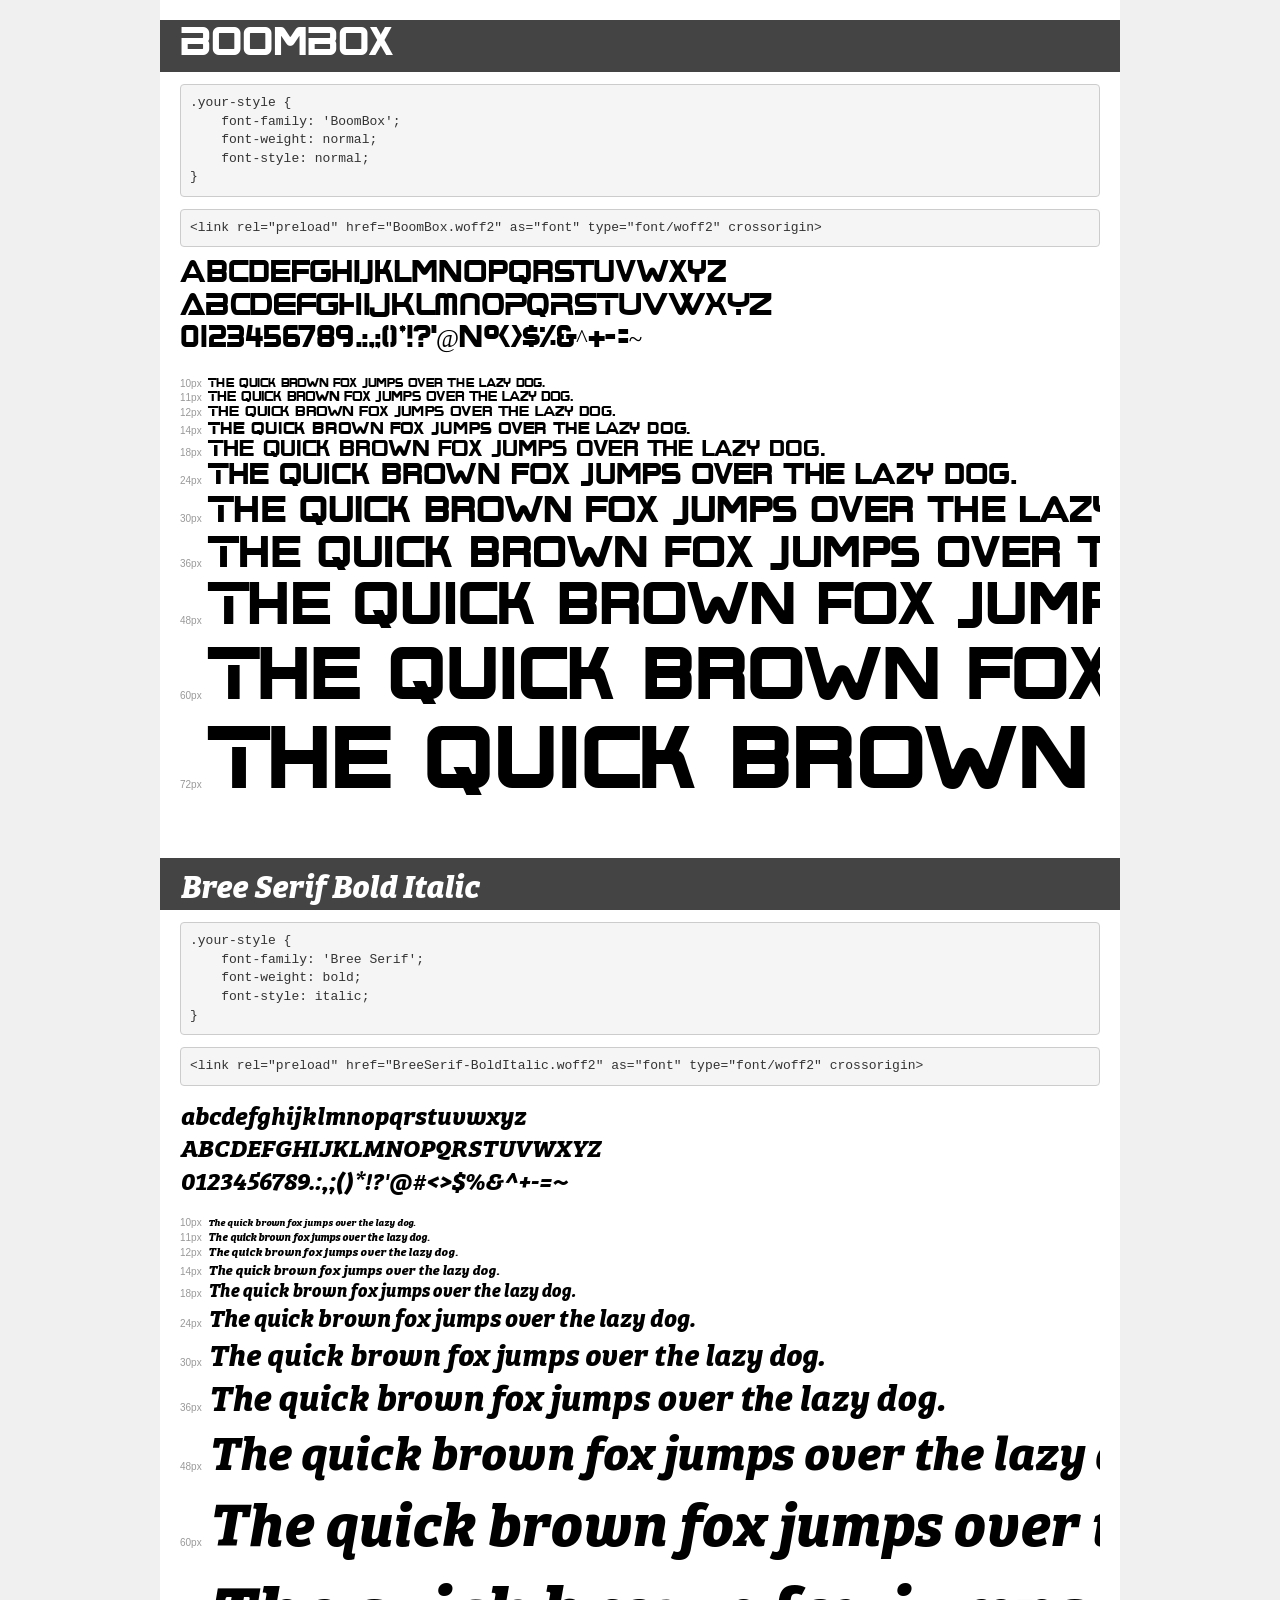
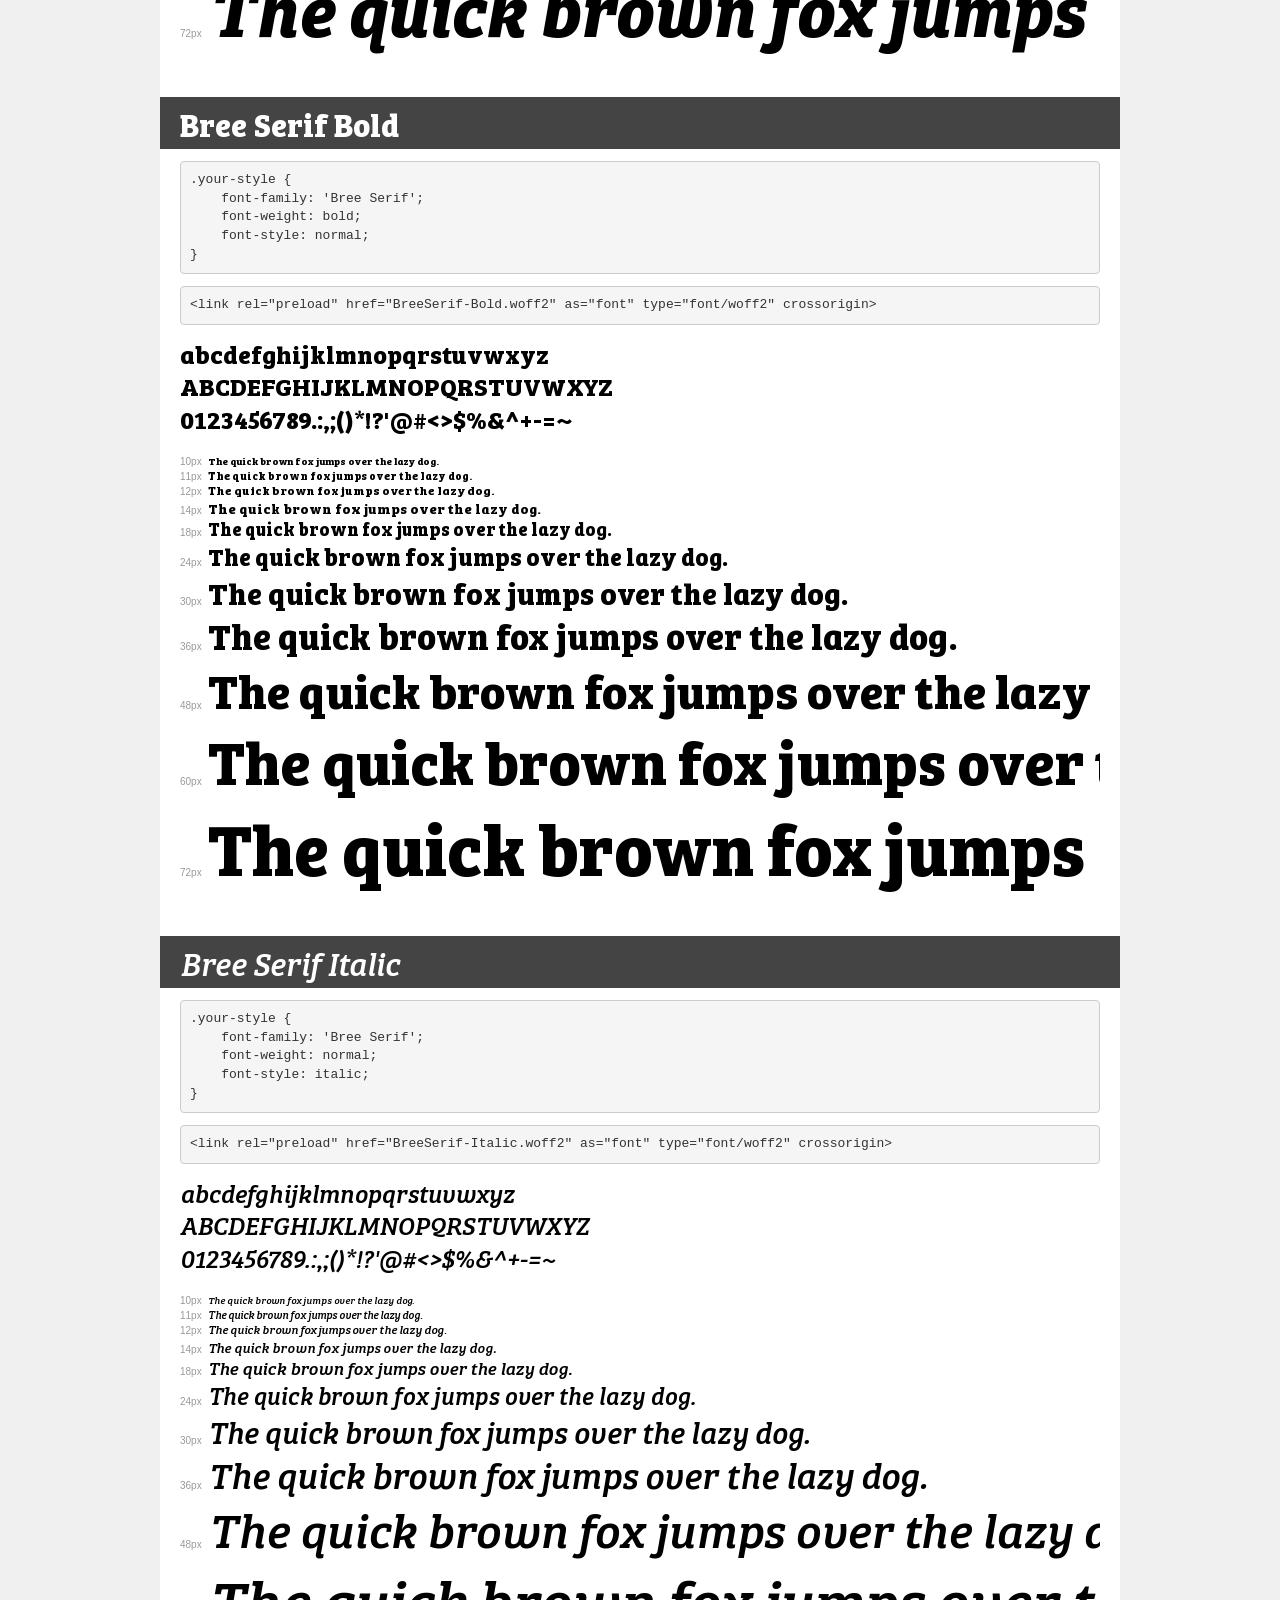
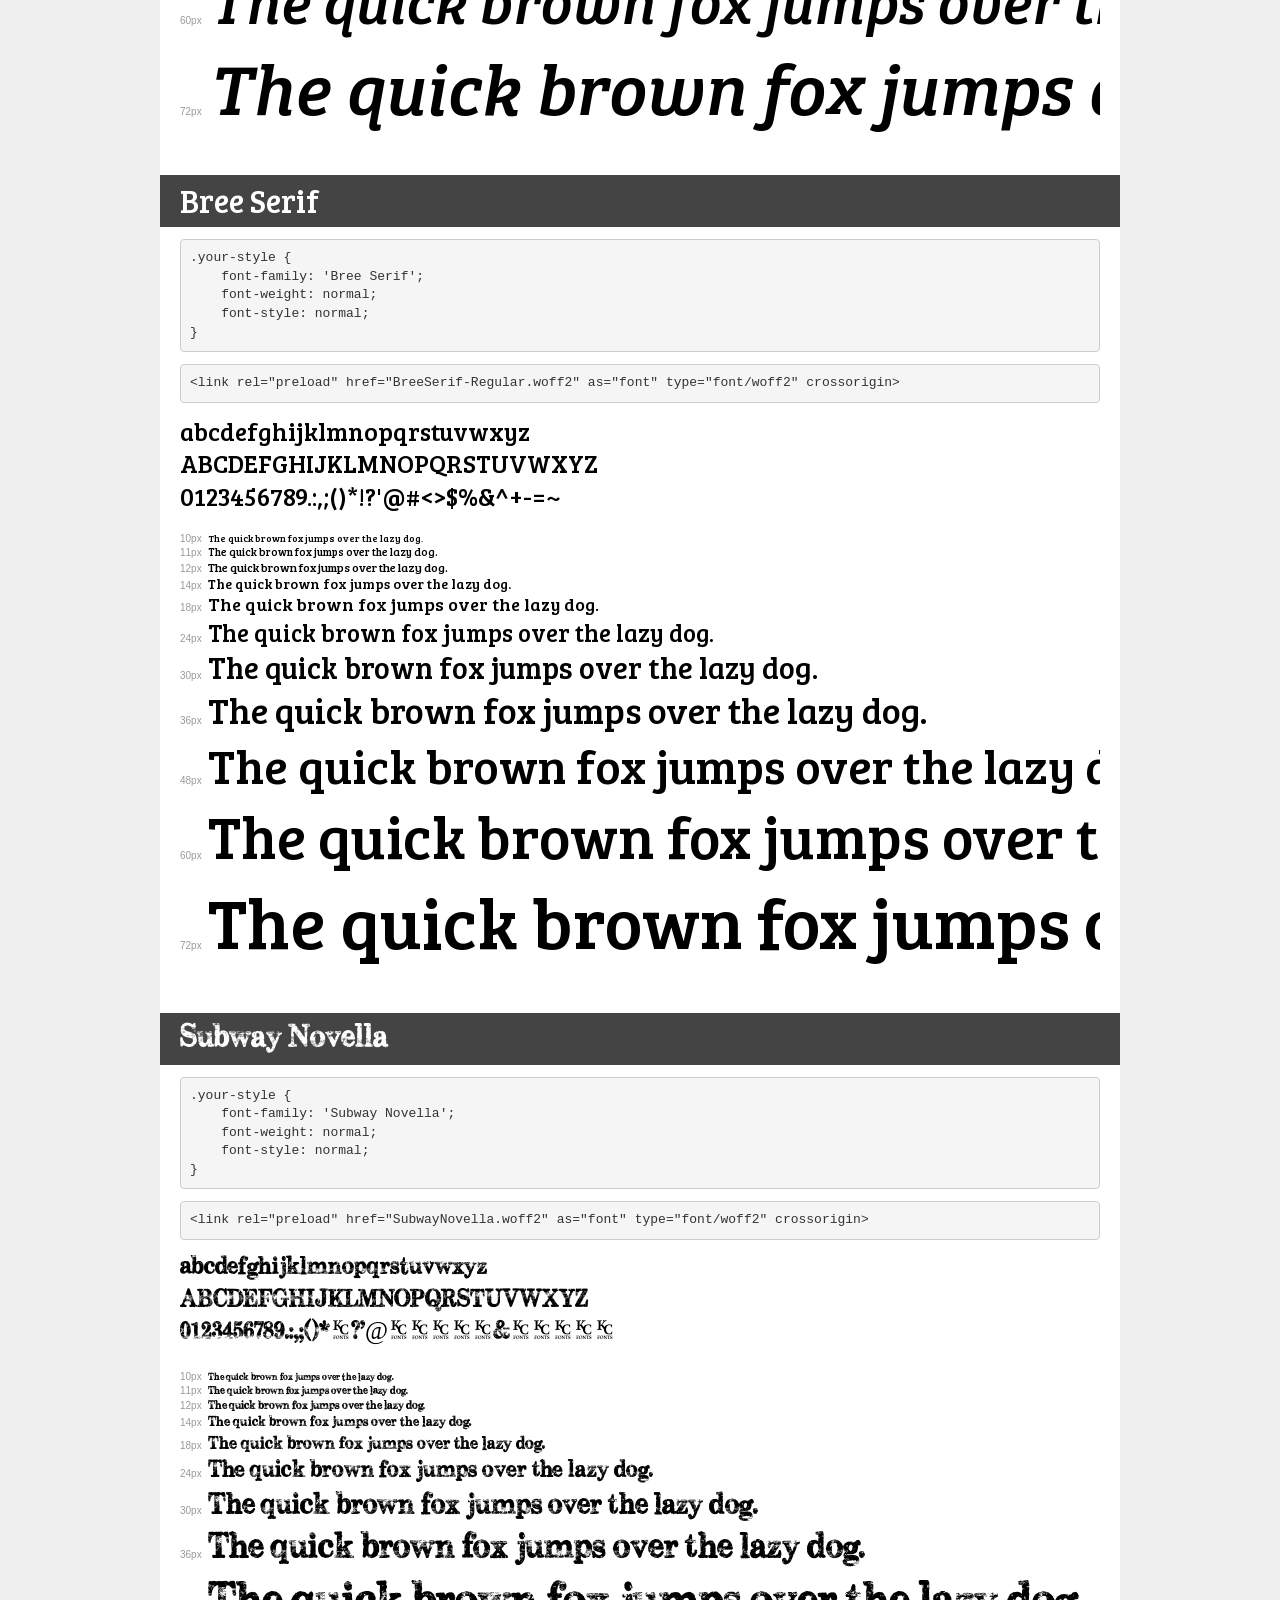
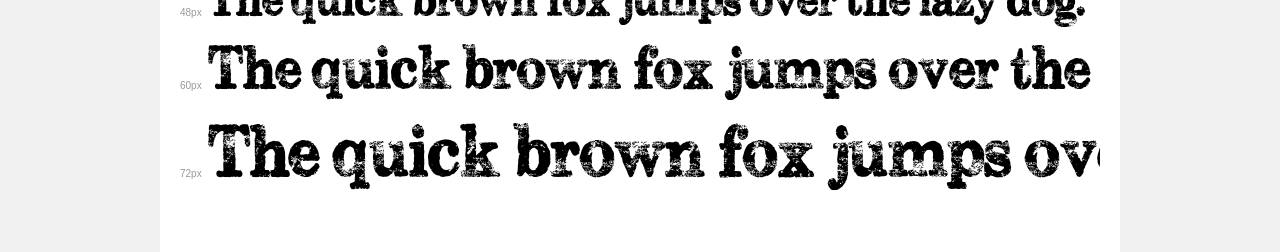
<file: fonts/demo.html>
<!DOCTYPE html>
<html lang="en">
<head>
    <meta charset="utf-8">
    <meta http-equiv="X-UA-Compatible" content="IE=edge">
    <meta name="viewport" content="width=device-width, initial-scale=1">
    <meta name="robots" content="noindex, noarchive">
    <meta name="format-detection" content="telephone=no">
    <title>Transfonter demo</title>
    <link href="stylesheet.css" rel="stylesheet">
    <style>
        /*
        http://meyerweb.com/eric/tools/css/reset/
        v2.0 | 20110126
        License: none (public domain)
        */
        html, body, div, span, applet, object, iframe,
        h1, h2, h3, h4, h5, h6, p, blockquote, pre,
        a, abbr, acronym, address, big, cite, code,
        del, dfn, em, img, ins, kbd, q, s, samp,
        small, strike, strong, sub, sup, tt, var,
        b, u, i, center,
        dl, dt, dd, ol, ul, li,
        fieldset, form, label, legend,
        table, caption, tbody, tfoot, thead, tr, th, td,
        article, aside, canvas, details, embed,
        figure, figcaption, footer, header, hgroup,
        menu, nav, output, ruby, section, summary,
        time, mark, audio, video {
            margin: 0;
            padding: 0;
            border: 0;
            font-size: 100%;
            font: inherit;
            vertical-align: baseline;
        }
        /* HTML5 display-role reset for older browsers */
        article, aside, details, figcaption, figure,
        footer, header, hgroup, menu, nav, section {
            display: block;
        }
        body {
            line-height: 1;
        }
        ol, ul {
            list-style: none;
        }
        blockquote, q {
            quotes: none;
        }
        blockquote:before, blockquote:after,
        q:before, q:after {
            content: '';
            content: none;
        }
        table {
            border-collapse: collapse;
            border-spacing: 0;
        }
        /* demo styles */
        body {
            background: #f0f0f0;
            color: #000;
        }
        .page {
            background: #fff;
            width: 920px;
            margin: 0 auto;
            padding: 20px 20px 0 20px;
            overflow: hidden;
        }
        .font-container {
            overflow-x: auto;
            overflow-y: hidden;
            margin-bottom: 40px;
            line-height: 1.3;
            white-space: nowrap;
            padding-bottom: 5px;
        }
        h1 {
            position: relative;
            background: #444;
            font-size: 32px;
            color: #fff;
            padding: 10px 20px;
            margin: 0 -20px 12px -20px;
        }
        .letters {
            font-size: 25px;
            margin-bottom: 20px;
        }
        .s10:before {
            content: '10px';
        }
        .s11:before {
            content: '11px';
        }
        .s12:before {
            content: '12px';
        }
        .s14:before {
            content: '14px';
        }
        .s18:before {
            content: '18px';
        }
        .s24:before {
            content: '24px';
        }
        .s30:before {
            content: '30px';
        }
        .s36:before {
            content: '36px';
        }
        .s48:before {
            content: '48px';
        }
        .s60:before {
            content: '60px';
        }
        .s72:before {
            content: '72px';
        }
        .s10:before, .s11:before, .s12:before, .s14:before,
        .s18:before, .s24:before, .s30:before, .s36:before,
        .s48:before, .s60:before, .s72:before {
            font-family: Arial, sans-serif;
            font-size: 10px;
            font-weight: normal;
            font-style: normal;
            color: #999;
            padding-right: 6px;
        }
        pre {
            display: block;
            padding: 9px;
            margin: 0 0 12px;
            font-family: Monaco, Menlo, Consolas, "Courier New", monospace;
            font-size: 13px;
            line-height: 1.428571429;
            color: #333;
            font-weight: normal;
            font-style: normal;
            background-color: #f5f5f5;
            border: 1px solid #ccc;
            overflow-x: auto;
            border-radius: 4px;
        }
        /* responsive */
        @media (max-width: 959px) {
            .page {
                width: auto;
                margin: 0;
            }
        }
    </style>
</head>
<body>
<div class="page">
    <div class="demo">
        <h1 style="font-family: 'BoomBox'; font-weight: normal; font-style: normal;">BoomBox</h1>
        <pre title="Usage">.your-style {
    font-family: 'BoomBox';
    font-weight: normal;
    font-style: normal;
}</pre>
        <pre title="Preload (optional)">
&lt;link rel=&quot;preload&quot; href=&quot;BoomBox.woff2&quot; as=&quot;font&quot; type=&quot;font/woff2&quot; crossorigin&gt;</pre>
        <div class="font-container" style="font-family: 'BoomBox'; font-weight: normal; font-style: normal;">
            <p class="letters">
                abcdefghijklmnopqrstuvwxyz<br>
ABCDEFGHIJKLMNOPQRSTUVWXYZ<br>
                0123456789.:,;()*!?'@#&lt;&gt;$%&^+-=~
            </p>
            <p class="s10" style="font-size: 10px;">The quick brown fox jumps over the lazy dog.</p>
            <p class="s11" style="font-size: 11px;">The quick brown fox jumps over the lazy dog.</p>
            <p class="s12" style="font-size: 12px;">The quick brown fox jumps over the lazy dog.</p>
            <p class="s14" style="font-size: 14px;">The quick brown fox jumps over the lazy dog.</p>
            <p class="s18" style="font-size: 18px;">The quick brown fox jumps over the lazy dog.</p>
            <p class="s24" style="font-size: 24px;">The quick brown fox jumps over the lazy dog.</p>
            <p class="s30" style="font-size: 30px;">The quick brown fox jumps over the lazy dog.</p>
            <p class="s36" style="font-size: 36px;">The quick brown fox jumps over the lazy dog.</p>
            <p class="s48" style="font-size: 48px;">The quick brown fox jumps over the lazy dog.</p>
            <p class="s60" style="font-size: 60px;">The quick brown fox jumps over the lazy dog.</p>
            <p class="s72" style="font-size: 72px;">The quick brown fox jumps over the lazy dog.</p>
        </div>
    </div>

    <div class="demo">
        <h1 style="font-family: 'Bree Serif'; font-weight: bold; font-style: italic;">Bree Serif Bold Italic</h1>
        <pre title="Usage">.your-style {
    font-family: 'Bree Serif';
    font-weight: bold;
    font-style: italic;
}</pre>
        <pre title="Preload (optional)">
&lt;link rel=&quot;preload&quot; href=&quot;BreeSerif-BoldItalic.woff2&quot; as=&quot;font&quot; type=&quot;font/woff2&quot; crossorigin&gt;</pre>
        <div class="font-container" style="font-family: 'Bree Serif'; font-weight: bold; font-style: italic;">
            <p class="letters">
                abcdefghijklmnopqrstuvwxyz<br>
ABCDEFGHIJKLMNOPQRSTUVWXYZ<br>
                0123456789.:,;()*!?'@#&lt;&gt;$%&^+-=~
            </p>
            <p class="s10" style="font-size: 10px;">The quick brown fox jumps over the lazy dog.</p>
            <p class="s11" style="font-size: 11px;">The quick brown fox jumps over the lazy dog.</p>
            <p class="s12" style="font-size: 12px;">The quick brown fox jumps over the lazy dog.</p>
            <p class="s14" style="font-size: 14px;">The quick brown fox jumps over the lazy dog.</p>
            <p class="s18" style="font-size: 18px;">The quick brown fox jumps over the lazy dog.</p>
            <p class="s24" style="font-size: 24px;">The quick brown fox jumps over the lazy dog.</p>
            <p class="s30" style="font-size: 30px;">The quick brown fox jumps over the lazy dog.</p>
            <p class="s36" style="font-size: 36px;">The quick brown fox jumps over the lazy dog.</p>
            <p class="s48" style="font-size: 48px;">The quick brown fox jumps over the lazy dog.</p>
            <p class="s60" style="font-size: 60px;">The quick brown fox jumps over the lazy dog.</p>
            <p class="s72" style="font-size: 72px;">The quick brown fox jumps over the lazy dog.</p>
        </div>
    </div>

    <div class="demo">
        <h1 style="font-family: 'Bree Serif'; font-weight: bold; font-style: normal;">Bree Serif Bold</h1>
        <pre title="Usage">.your-style {
    font-family: 'Bree Serif';
    font-weight: bold;
    font-style: normal;
}</pre>
        <pre title="Preload (optional)">
&lt;link rel=&quot;preload&quot; href=&quot;BreeSerif-Bold.woff2&quot; as=&quot;font&quot; type=&quot;font/woff2&quot; crossorigin&gt;</pre>
        <div class="font-container" style="font-family: 'Bree Serif'; font-weight: bold; font-style: normal;">
            <p class="letters">
                abcdefghijklmnopqrstuvwxyz<br>
ABCDEFGHIJKLMNOPQRSTUVWXYZ<br>
                0123456789.:,;()*!?'@#&lt;&gt;$%&^+-=~
            </p>
            <p class="s10" style="font-size: 10px;">The quick brown fox jumps over the lazy dog.</p>
            <p class="s11" style="font-size: 11px;">The quick brown fox jumps over the lazy dog.</p>
            <p class="s12" style="font-size: 12px;">The quick brown fox jumps over the lazy dog.</p>
            <p class="s14" style="font-size: 14px;">The quick brown fox jumps over the lazy dog.</p>
            <p class="s18" style="font-size: 18px;">The quick brown fox jumps over the lazy dog.</p>
            <p class="s24" style="font-size: 24px;">The quick brown fox jumps over the lazy dog.</p>
            <p class="s30" style="font-size: 30px;">The quick brown fox jumps over the lazy dog.</p>
            <p class="s36" style="font-size: 36px;">The quick brown fox jumps over the lazy dog.</p>
            <p class="s48" style="font-size: 48px;">The quick brown fox jumps over the lazy dog.</p>
            <p class="s60" style="font-size: 60px;">The quick brown fox jumps over the lazy dog.</p>
            <p class="s72" style="font-size: 72px;">The quick brown fox jumps over the lazy dog.</p>
        </div>
    </div>

    <div class="demo">
        <h1 style="font-family: 'Bree Serif'; font-weight: normal; font-style: italic;">Bree Serif Italic</h1>
        <pre title="Usage">.your-style {
    font-family: 'Bree Serif';
    font-weight: normal;
    font-style: italic;
}</pre>
        <pre title="Preload (optional)">
&lt;link rel=&quot;preload&quot; href=&quot;BreeSerif-Italic.woff2&quot; as=&quot;font&quot; type=&quot;font/woff2&quot; crossorigin&gt;</pre>
        <div class="font-container" style="font-family: 'Bree Serif'; font-weight: normal; font-style: italic;">
            <p class="letters">
                abcdefghijklmnopqrstuvwxyz<br>
ABCDEFGHIJKLMNOPQRSTUVWXYZ<br>
                0123456789.:,;()*!?'@#&lt;&gt;$%&^+-=~
            </p>
            <p class="s10" style="font-size: 10px;">The quick brown fox jumps over the lazy dog.</p>
            <p class="s11" style="font-size: 11px;">The quick brown fox jumps over the lazy dog.</p>
            <p class="s12" style="font-size: 12px;">The quick brown fox jumps over the lazy dog.</p>
            <p class="s14" style="font-size: 14px;">The quick brown fox jumps over the lazy dog.</p>
            <p class="s18" style="font-size: 18px;">The quick brown fox jumps over the lazy dog.</p>
            <p class="s24" style="font-size: 24px;">The quick brown fox jumps over the lazy dog.</p>
            <p class="s30" style="font-size: 30px;">The quick brown fox jumps over the lazy dog.</p>
            <p class="s36" style="font-size: 36px;">The quick brown fox jumps over the lazy dog.</p>
            <p class="s48" style="font-size: 48px;">The quick brown fox jumps over the lazy dog.</p>
            <p class="s60" style="font-size: 60px;">The quick brown fox jumps over the lazy dog.</p>
            <p class="s72" style="font-size: 72px;">The quick brown fox jumps over the lazy dog.</p>
        </div>
    </div>

    <div class="demo">
        <h1 style="font-family: 'Bree Serif'; font-weight: normal; font-style: normal;">Bree Serif</h1>
        <pre title="Usage">.your-style {
    font-family: 'Bree Serif';
    font-weight: normal;
    font-style: normal;
}</pre>
        <pre title="Preload (optional)">
&lt;link rel=&quot;preload&quot; href=&quot;BreeSerif-Regular.woff2&quot; as=&quot;font&quot; type=&quot;font/woff2&quot; crossorigin&gt;</pre>
        <div class="font-container" style="font-family: 'Bree Serif'; font-weight: normal; font-style: normal;">
            <p class="letters">
                abcdefghijklmnopqrstuvwxyz<br>
ABCDEFGHIJKLMNOPQRSTUVWXYZ<br>
                0123456789.:,;()*!?'@#&lt;&gt;$%&^+-=~
            </p>
            <p class="s10" style="font-size: 10px;">The quick brown fox jumps over the lazy dog.</p>
            <p class="s11" style="font-size: 11px;">The quick brown fox jumps over the lazy dog.</p>
            <p class="s12" style="font-size: 12px;">The quick brown fox jumps over the lazy dog.</p>
            <p class="s14" style="font-size: 14px;">The quick brown fox jumps over the lazy dog.</p>
            <p class="s18" style="font-size: 18px;">The quick brown fox jumps over the lazy dog.</p>
            <p class="s24" style="font-size: 24px;">The quick brown fox jumps over the lazy dog.</p>
            <p class="s30" style="font-size: 30px;">The quick brown fox jumps over the lazy dog.</p>
            <p class="s36" style="font-size: 36px;">The quick brown fox jumps over the lazy dog.</p>
            <p class="s48" style="font-size: 48px;">The quick brown fox jumps over the lazy dog.</p>
            <p class="s60" style="font-size: 60px;">The quick brown fox jumps over the lazy dog.</p>
            <p class="s72" style="font-size: 72px;">The quick brown fox jumps over the lazy dog.</p>
        </div>
    </div>

    <div class="demo">
        <h1 style="font-family: 'Subway Novella'; font-weight: normal; font-style: normal;">Subway Novella</h1>
        <pre title="Usage">.your-style {
    font-family: 'Subway Novella';
    font-weight: normal;
    font-style: normal;
}</pre>
        <pre title="Preload (optional)">
&lt;link rel=&quot;preload&quot; href=&quot;SubwayNovella.woff2&quot; as=&quot;font&quot; type=&quot;font/woff2&quot; crossorigin&gt;</pre>
        <div class="font-container" style="font-family: 'Subway Novella'; font-weight: normal; font-style: normal;">
            <p class="letters">
                abcdefghijklmnopqrstuvwxyz<br>
ABCDEFGHIJKLMNOPQRSTUVWXYZ<br>
                0123456789.:,;()*!?'@#&lt;&gt;$%&^+-=~
            </p>
            <p class="s10" style="font-size: 10px;">The quick brown fox jumps over the lazy dog.</p>
            <p class="s11" style="font-size: 11px;">The quick brown fox jumps over the lazy dog.</p>
            <p class="s12" style="font-size: 12px;">The quick brown fox jumps over the lazy dog.</p>
            <p class="s14" style="font-size: 14px;">The quick brown fox jumps over the lazy dog.</p>
            <p class="s18" style="font-size: 18px;">The quick brown fox jumps over the lazy dog.</p>
            <p class="s24" style="font-size: 24px;">The quick brown fox jumps over the lazy dog.</p>
            <p class="s30" style="font-size: 30px;">The quick brown fox jumps over the lazy dog.</p>
            <p class="s36" style="font-size: 36px;">The quick brown fox jumps over the lazy dog.</p>
            <p class="s48" style="font-size: 48px;">The quick brown fox jumps over the lazy dog.</p>
            <p class="s60" style="font-size: 60px;">The quick brown fox jumps over the lazy dog.</p>
            <p class="s72" style="font-size: 72px;">The quick brown fox jumps over the lazy dog.</p>
        </div>
    </div>

</div>
</body>
</html>
</file>
<file: css/style.css>
@font-face {
    font-family: 'BoomBox';
    src: url('../fonts/BoomBox.woff2') format('woff2'),
         url('../fonts/BoomBox.woff')  format('woff');
    font-weight: normal;
    font-style: normal;
    font-display: swap;
}


.thrm{
  --thrm-white:#FFFFFF;
  --thrm-paper:#F9FAFB;
  --thrm-mist:#F3F4F6;
  --thrm-line:#E5E7EB;
  --thrm-line-strong:#C7CBD1;
  --thrm-slate:#6B7280;
  --thrm-body:#4B5563;
  --thrm-ink:#111111;
  --thrm-accent:#303030;
  --thrm-night:#0A0A0B;
  --thrm-snow:#F5F5F7;

  --thrm-serif:"Bree Serif", Georgia, "Times New Roman", serif;
  --thrm-sans:"Roboto", -apple-system, BlinkMacSystemFont, "Segoe UI", Helvetica, Arial, sans-serif;
  --thrm-mono:ui-monospace, SFMono-Regular, "SF Mono", Menlo, Consolas, "Liberation Mono", monospace;
  --thrm-eyebrow:"Michroma", "Microgramma", "Eurostile", "Roboto", var(--thrm-mono);
  --thrm-mic: "Michroma", sans-serif;

  --thrm-ease:cubic-bezier(.22,.61,.36,1);
  --thrm-radius:18px;
  --thrm-shadow-1:0 1px 2px rgba(17,17,17,.04), 0 10px 26px -16px rgba(17,17,17,.16);
  --thrm-shadow-2:0 2px 6px rgba(17,17,17,.05), 0 26px 52px -24px rgba(17,17,17,.28);
  --thrm-max:1240px;

  font-family:var(--thrm-sans);
  color:var(--thrm-ink);
  background:var(--thrm-white);
  -webkit-font-smoothing:antialiased;
  text-rendering:optimizeLegibility;
}

/* -------------------------------------------------------- SCOPED RESET */
.thrm, .thrm *, .thrm *::before, .thrm *::after{ box-sizing:border-box; }
.thrm p, .thrm h1, .thrm h2, .thrm h3, .thrm h4, .thrm ol, .thrm ul, .thrm blockquote{ margin:0; }
.thrm ol, .thrm ul{ padding:0; list-style:none; }
.thrm a{ color:inherit; }
.thrm img, .thrm svg{ display:block; max-width:100%; }
.thrm :focus-visible{ outline:2px solid var(--thrm-accent); outline-offset:3px; border-radius:6px; }
.thrm-hero :focus-visible,
.thrm-intel-hero :focus-visible,
.thrm-cta-band :focus-visible,
.thrm-footer :focus-visible{ outline-color:var(--thrm-snow); }

.thrm section{ display:block; }

.thrm-wrap{ width:100%; max-width:var(--thrm-max); margin:0 auto; padding:0 20px; }
@media (min-width:768px){ .thrm-wrap{ padding:0 40px; } }

/* ------------------------------------------------------ ENTRANCE */
.thrm [data-reveal]{ opacity:0; }
.thrm [data-reveal].is-in{
  animation:thrm-rise 560ms var(--thrm-ease) both;
  animation-delay:calc(var(--i,0) * 70ms);
}
@keyframes thrm-rise{
  from{ opacity:0; transform:translate3d(0,16px,0); }
  to  { opacity:1; transform:none; }
}

/* ------------------------------------------------------ SHARED TYPE */
.thrm-eyebrow{
  display:inline-flex; align-items:center; gap:10px;
  font-family:var(--thrm-eyebrow);
  font-size:clamp(0.5rem, 2vw, 0.9rem);
  text-transform:uppercase;
  color:#e5e7e7;
  margin-bottom:20px;
}
.thrm-eyebrow::before{
  content:"";
  width:6px; height:6px;
  border-radius:50%;
  background:var(--thrm-snow);
  animation:thrm-pulse 3.6s var(--thrm-ease) infinite;
}
@keyframes thrm-pulse{
  0%,100%{ box-shadow:0 0 0 0 rgba(245,245,247,.45); }
  60%    { box-shadow:0 0 0 8px rgba(245,245,247,0); }
}

.thrm-kicker{
  font-family:var(--thrm-mono);
  font-size:11px;
  letter-spacing:.2em;
  text-transform:uppercase;
  color:var(--thrm-slate);
  margin-bottom:14px;
}
.thrm-h2{
  font-family:var(--thrm-serif);
  font-weight:400;
  font-size:clamp(1.7rem, 4.2vw, 2.75rem);
  line-height:1.12;
  letter-spacing:-.01em;
  color:var(--thrm-ink);
  max-width:22ch;
}
.thrm-h3{
  margin-top:14px;
  font-family:var(--thrm-serif);
  font-weight:400;
  font-size:clamp(1.05rem, 2.2vw, 1.375rem);
  line-height:1.35;
  color:#1F2937;
  max-width:34ch;
}
.thrm-sec-lede{
  margin-top:18px;
  max-width:72ch;
  font-size:clamp(.95rem, 1.5vw, 1.0625rem);
  line-height:1.7;
  color:var(--thrm-body);
}

/* ------------------------------------------------------ SHARED CTA / BUTTONS */
.thrm-cta{ display:flex; flex-wrap:wrap; gap:12px; margin-top:32px; }
.thrm-btn{
  display:inline-flex; align-items:center; justify-content:center; gap:10px;
  min-height:48px; padding:0 26px;
  border-radius:999px;
  border:1px solid transparent;
  font-family:var(--thrm-sans);
  font-size:14.5px;
  font-weight:500;
  letter-spacing:.01em;
  text-decoration:none;
  cursor:pointer;
  transition:
    transform 200ms var(--thrm-ease),
    background-color 220ms var(--thrm-ease),
    border-color 220ms var(--thrm-ease),
    color 220ms var(--thrm-ease),
    box-shadow 260ms var(--thrm-ease);
  will-change:transform;
}
.thrm-cta>.thrm-btn--solid{
  background:var(--thrm-snow);
  color:var(--thrm-night);
  box-shadow:0 10px 26px -16px rgba(245,245,247,.9);
}
.thrm-btn--solid:hover{ background:#FFFFFF; transform:translateY(-2px); box-shadow:0 18px 34px -18px rgba(245,245,247,.95); }
.thrm-btn--solid:active{ transform:translateY(0); }
.thrm-btn--ghost{
  background:rgba(245,245,247,.03);
  border-color:rgba(245,245,247,.26);
  color:var(--thrm-snow);
}
.thrm-btn--ghost:hover{
  border-color:rgba(245,245,247,.62);
  background:rgba(245,245,247,.09);
  transform:translateY(-2px);
}
.thrm-btn--ghost:active{ transform:translateY(0); }

/* ==========================================================================
   SHARED: CLOSING CTA BAND
   ========================================================================== */
.thrm-cta-band{
  position:relative;
  overflow:hidden;
  background:
    radial-gradient(100% 130% at 82% 10%, #1B1B1E 0%, rgba(27,27,30,0) 62%),
    var(--thrm-night);
  color:var(--thrm-snow);
  padding:72px 0;
  scroll-margin-top:24px;
}
@media (min-width:768px){ .thrm-cta-band{ padding:92px 0; } }
.thrm-cta-band__rings{
  position:absolute;
  top:50%; right:-90px;
  width:460px; height:460px;
  transform:translateY(-50%);
  opacity:.5;
  pointer-events:none;
}
.thrm-cta-band__inner{ position:relative; z-index:1; max-width:760px; }
.thrm-cta-band__kicker{
  font-family:var(--thrm-mono);
  font-size:11px;
  letter-spacing:.2em;
  text-transform:uppercase;
  color:rgba(245,245,247,.55);
  margin-bottom:16px;
}
.thrm-cta-band__title{
  font-family:var(--thrm-serif);
  font-weight:400;
  font-size:clamp(1.75rem, 4.2vw, 2.625rem);
  line-height:1.12;
  color:var(--thrm-snow);
}
.thrm-cta-band__text{
  margin-top:16px;
  max-width:58ch;
  font-size:clamp(.95rem, 1.5vw, 1.0625rem);
  line-height:1.7;
  font-weight:300;
  color:rgba(245,245,247,.74);
}
.thrm-cta-band .thrm-cta{ margin-top:30px; }

/* ==========================================================================
   ROAD MAP — HERO  (INDEX 1)
   ========================================================================== */
.thrm-hero{
  position:relative;
  overflow:hidden;
  background:
    radial-gradient(120% 90% at 78% 12%, #1C1C1F 0%, rgba(28,28,31,0) 58%),
    radial-gradient(90% 80% at 8% 90%, #17171A 0%, rgba(23,23,26,0) 60%),
    var(--thrm-night);
  color:var(--thrm-snow);
  isolation:isolate;
}
.thrm-hero__grid{
  position:absolute; inset:-32px;
  background-image:radial-gradient(rgba(255,255,255,.11) 1px, transparent 1px);
  background-size:28px 28px;
  -webkit-mask-image:radial-gradient(120% 95% at 50% 0%, #000 22%, transparent 76%);
          mask-image:radial-gradient(120% 95% at 50% 0%, #000 22%, transparent 76%);
  opacity:.65;
  pointer-events:none;
  animation:thrm-drift 46s linear infinite;
  z-index:0;
}
@keyframes thrm-drift{
  from{ transform:translate3d(0,0,0); }
  to  { transform:translate3d(28px,28px,0); }
}
.thrm-hero__inner{
  position:relative; z-index:1;
  max-width:var(--thrm-max);
  margin:0 auto;
  padding:64px 20px 72px;
  display:grid;
  gap:36px;
}
@media (min-width:768px){ .thrm-hero__inner{ padding:80px 40px 88px; } }
@media (min-width:1000px){
  .thrm-hero__inner{
    grid-template-columns:minmax(0,1.06fr) minmax(0,.94fr);
    align-items:center;
    gap:56px;
    padding:96px 40px 104px;
  }
}

.thrm-h1{
  font-family:var(--thrm-serif);
  font-weight:400;
  font-size:clamp(2.1rem, 6vw, 3.75rem);
  line-height:1.06;
  letter-spacing:-.012em;
  color:var(--thrm-snow);
  max-width:16ch;
}
.thrm-lede{
  margin-top:22px;
  max-width:56ch;
  font-size:clamp(.95rem, 1.6vw, 1.0625rem);
  line-height:1.68;
  font-weight:300;
  color:rgba(245,245,247,.76);
}
.thrm-tagline{
  margin-top:20px;
  padding-left:14px;
  border-left:1px solid rgba(245,245,247,.28);
  font-family:var(--thrm-mono);
  font-size:11.5px;
  letter-spacing:.14em;
  text-transform:uppercase;
  color:rgba(245,245,247,.55);
  line-height:1.7;
}

/* Road Map orbital visual */
.thrm-hero__visual{ position:relative; display:flex; justify-content:center; }
.thrm-orbit{ width:100%; max-width:520px; height:auto; overflow:visible; }
.thrm-orbit__spin{
  transform-box:view-box;
  transform-origin:280px 280px;
  animation:thrm-spin 26s linear infinite;
}
.thrm-orbit__spin--sweep{ animation-duration:34s; }
.thrm-orbit__spin--b{ animation-duration:38s; animation-direction:reverse; }
.thrm-orbit__spin--c{ animation-duration:17s; }
@keyframes thrm-spin{ to{ transform:rotate(360deg); } }
.thrm-orbit__core{
  transform-box:view-box;
  transform-origin:280px 280px;
  animation:thrm-breathe 6.5s ease-in-out infinite;
}
@keyframes thrm-breathe{
  0%,100%{ transform:scale(1); opacity:.92; }
  50%    { transform:scale(1.055); opacity:1; }
}

/* ==========================================================================
   ROAD MAP — RESEARCH PRIORITIES  (INDEX 1)
   ========================================================================== */
.thrm-research{
  position:relative;
  overflow:hidden;
  background:var(--thrm-white);
  padding:76px 0 88px;
  scroll-margin-top:24px;
}
@media (min-width:768px){ .thrm-research{ padding:96px 0 104px; } }
.thrm-research::before{
  content:"";
  position:absolute; inset:0;
  background-image:radial-gradient(#111111 1px, transparent 1px);
  background-size:24px 24px;
  opacity:.05;
  -webkit-mask-image:radial-gradient(110% 70% at 50% 0%, #000 10%, transparent 82%);
          mask-image:radial-gradient(110% 70% at 50% 0%, #000 10%, transparent 82%);
  pointer-events:none;
}
.thrm-research > .thrm-wrap{ position:relative; z-index:1; }
.thrm-wrap>header {
  margin-block-end: 1.75rem;
}

.thrm-status{
  display:flex;
  flex-wrap:wrap;
  align-items:center;
  gap:12px 16px;
  margin-top:34px;
  padding-top:26px;
  border-top:1px solid var(--thrm-line);
}
.thrm-status__label{
  display:inline-flex;
  align-items:center;
  gap:9px;
  font-family:var(--thrm-mono);
  font-size:11px;
  letter-spacing:.18em;
  text-transform:uppercase;
  color:var(--thrm-ink);
  white-space:nowrap;
}
.thrm-status__dot{
  width:7px; height:7px; border-radius:50%;
  background:var(--thrm-ink);
  animation:thrm-blink 3.2s var(--thrm-ease) infinite;
}
@keyframes thrm-blink{
  0%,100%{ opacity:1; transform:scale(1); }
  55%    { opacity:.28; transform:scale(.82); }
}
.thrm-chips{ display:flex; flex-wrap:wrap; gap:8px; }
.thrm-chip{
  display:inline-flex;
  align-items:center;
  padding:8px 14px;
  border-radius:999px;
  border:1px solid var(--thrm-line);
  background:var(--thrm-paper);
  color:var(--thrm-body);
  font-size:12.5px;
  line-height:1.2;
  text-decoration:none;
  transition:
    transform 220ms var(--thrm-ease),
    border-color 220ms var(--thrm-ease),
    color 220ms var(--thrm-ease),
    background-color 220ms var(--thrm-ease),
    box-shadow 260ms var(--thrm-ease);
}
.thrm-chip:hover,
.thrm-chip:focus-visible{
  transform:translateY(-3px);
  border-color:var(--thrm-line-strong);
  background:var(--thrm-white);
  color:var(--thrm-ink);
  box-shadow:0 10px 20px -14px rgba(17,17,17,.55);
}
.thrm-chip:active{ transform:translateY(-1px); }
.thrm-chip[aria-current="true"]{
  background:var(--thrm-accent);
  border-color:var(--thrm-accent);
  color:var(--thrm-white);
}

/* methodology rail */
.thrm-rail{
  display:grid;
  grid-template-columns:1fr;
  margin:34px 0 46px;
  border-top:1px solid var(--thrm-line);
}
@media (min-width:720px){
  .thrm-rail{ grid-template-columns:repeat(5, minmax(0,1fr)); }
}
.thrm-rail__item{
  position:relative;
  padding:16px 2px 18px;
  border-bottom:1px solid var(--thrm-line);
  font-family:var(--thrm-mono);
  font-size:11px;
  letter-spacing:.17em;
  text-transform:uppercase;
  color:var(--thrm-slate);
  transition:color 240ms var(--thrm-ease), padding-left 240ms var(--thrm-ease);
}
@media (min-width:720px){
  .thrm-rail__item{ border-bottom:0; }
}
.thrm-rail__item::after{
  content:"";
  position:absolute;
  left:0; bottom:-1px;
  width:100%; height:2px;
  background:var(--thrm-ink);
  transform:scaleX(0);
  transform-origin:left center;
  transition:transform 520ms var(--thrm-ease);
  transition-delay:calc(var(--i,0) * 90ms);
}
.thrm-rail.is-in .thrm-rail__item::after{ transform:scaleX(1); }
.thrm-rail__item:hover{ color:var(--thrm-ink); padding-left:8px; }
.thrm-rail__step{
  display:block;
  font-size:10px;
  color:#9CA3AF;
  margin-bottom:6px;
}

/* paradigm grid */
.thrm-grid{
  display:grid;
  grid-template-columns:1fr;
  gap:16px;
  perspective:1400px;
  margin-block-start: 1.25rem;
}
@media (min-width:920px){
  .thrm-grid{ grid-template-columns:repeat(2, minmax(0,1fr)); gap:20px; }
  .thrm-card:last-child{ grid-column:1 / -1; }
}
.thrm-card{
  position:relative;
  overflow:hidden;
  padding:24px 22px 20px;
  border:1px solid var(--thrm-line);
  border-radius:var(--thrm-radius);
  background:var(--thrm-white);
  box-shadow:var(--thrm-shadow-1);
  scroll-margin-top:96px;
  transform:translate3d(0,0,0) rotateX(var(--rx,0deg)) rotateY(var(--ry,0deg));
  transform-style:preserve-3d;
  transition:
    transform 300ms var(--thrm-ease),
    box-shadow 300ms var(--thrm-ease),
    border-color 300ms var(--thrm-ease);
}
@media (min-width:768px){ .thrm-card{ padding:28px 28px 22px; } }
.thrm-card__glow{
  position:absolute;
  inset:0;
  pointer-events:none;
  opacity:0;
  background:radial-gradient(440px circle at var(--mx,50%) var(--my,0%), rgba(48,48,48,.075), transparent 62%);
  transition:opacity 340ms var(--thrm-ease);
  z-index:0;
}
.thrm-card::before{
  content:"";
  position:absolute;
  top:0; left:0;
  width:100%; height:2px;
  background:linear-gradient(90deg, rgba(17,17,17,.85), rgba(17,17,17,0));
  transform:scaleX(0);
  transform-origin:left center;
  transition:transform 420ms var(--thrm-ease);
  z-index:2;
}
.thrm-card:hover,
.thrm-card:focus-within,
.thrm-card.is-active{
  transform:translate3d(0,-5px,0) rotateX(var(--rx,0deg)) rotateY(var(--ry,0deg));
  border-color:var(--thrm-line-strong);
  box-shadow:var(--thrm-shadow-2);
}
.thrm-card:hover .thrm-card__glow,
.thrm-card:focus-within .thrm-card__glow,
.thrm-card.is-active .thrm-card__glow{ opacity:1; }
.thrm-card:hover::before,
.thrm-card:focus-within::before,
.thrm-card.is-active::before{ transform:scaleX(1); }

.thrm-card__head{ position:relative; z-index:1; }
.thrm-card__top{
  display:flex;
  flex-wrap:wrap;
  align-items:center;
  gap:10px;
  margin-bottom:14px;
}
.thrm-card__badge{
  font-family:var(--thrm-mono);
  font-size:10.5px;
  letter-spacing:.18em;
  text-transform:uppercase;
  color:var(--thrm-slate);
}
.thrm-card__status{
  display:inline-flex;
  align-items:center;
  gap:6px;
  padding:4px 9px;
  border-radius:999px;
  border:1px solid var(--thrm-line);
  background:var(--thrm-mist);
  font-family:var(--thrm-mono);
  font-size:9.5px;
  letter-spacing:.14em;
  text-transform:uppercase;
  color:#4B5563;
}
.thrm-card__status::before{
  content:"";
  width:5px; height:5px;
  border-radius:50%;
  background:#9CA3AF;
  animation:thrm-blink 4s var(--thrm-ease) infinite;
}
.thrm-card__title{
  display:flex;
  align-items:baseline;
  gap:12px;
  font-family:var(--thrm-serif);
  font-weight:400;
  font-size:clamp(1.0625rem, 2vw, 1.25rem);
  line-height:1.3;
  color:var(--thrm-ink);
}
.thrm-card__num{
  flex:0 0 auto;
  font-size:.95em;
  color:#C2C7CE;
  transition:color 300ms var(--thrm-ease), transform 300ms var(--thrm-ease);
}
.thrm-card:hover .thrm-card__num,
.thrm-card:focus-within .thrm-card__num,
.thrm-card.is-active .thrm-card__num{
  color:var(--thrm-ink);
  transform:translateY(-1px);
}
.thrm-card__desc{
  margin-top:14px;
  font-size:14.5px;
  line-height:1.68;
  color:var(--thrm-body);
}
.thrm-card__toggle{
  position:relative;
  z-index:1;
  display:flex;
  align-items:center;
  justify-content:space-between;
  gap:12px;
  width:100%;
  margin-top:18px;
  padding:13px 0 0;
  border:0;
  border-top:1px solid var(--thrm-mist);
  background:transparent;
  cursor:pointer;
  font-family:var(--thrm-mono);
  font-size:10.5px;
  letter-spacing:.18em;
  text-transform:uppercase;
  color:var(--thrm-slate);
  transition:color 220ms var(--thrm-ease), letter-spacing 260ms var(--thrm-ease);
}
.thrm-card__toggle:hover{ color:var(--thrm-ink); letter-spacing:.2em; }
.thrm-card__toggle:focus-visible{ outline-offset:5px; }
.thrm-card__chevron{
  flex:0 0 auto;
  width:14px; height:14px;
  transition:transform 320ms var(--thrm-ease);
}
.thrm-card.is-open .thrm-card__chevron{ transform:rotate(180deg); }
.thrm-card__panel{
  display:grid;
  grid-template-rows:0fr;
  transition:grid-template-rows 380ms var(--thrm-ease);
  position:relative;
  z-index:1;
}
.thrm-card__panel-inner{ overflow:hidden; }
.thrm-card.is-open .thrm-card__panel{ grid-template-rows:1fr; }
.thrm-card__outcome{
  margin:14px 0 2px;
  padding:14px 16px;
  border-left:2px solid var(--thrm-line);
  border-radius:0 10px 10px 0;
  background:var(--thrm-paper);
  font-size:14px;
  line-height:1.66;
  color:#374151;
  opacity:0;
  transform:translate3d(0,-6px,0);
  transition:opacity 280ms var(--thrm-ease) 70ms, transform 320ms var(--thrm-ease) 70ms;
}
.thrm-card.is-open .thrm-card__outcome{ opacity:1; transform:none; }

/* ==========================================================================
   INTELLITECTURE — HERO  (INDEX 2 — redesigned)
   ========================================================================== */
.thrm-intel-hero{
  position:relative;
  overflow:hidden;
  background:
    radial-gradient(120% 90% at 22% 88%, #1A1A1E 0%, rgba(26,26,30,0) 58%),
    radial-gradient(90% 80% at 92% 10%, #16161A 0%, rgba(22,22,26,0) 60%),
    var(--thrm-night);
  color:var(--thrm-snow);
  isolation:isolate;
  border-top:1px solid rgba(245,245,247,.06);
  display: grid;
  grid-template-columns: 1fr;
}
.thrm-intel-hero__inner{
  position:relative; z-index:1;
  max-width:var(--thrm-max);
  margin:0 auto;
  padding:60px 20px 40px;
  display:grid;
  gap:36px;
}
@media (min-width:768px){ .thrm-intel-hero__inner{ padding:76px 40px 44px; } }
@media (min-width:1000px){
  .thrm-intel-hero__inner{
    grid-template-columns:minmax(0,1.08fr) minmax(0,.92fr);
    align-items:center;
    gap:56px;
    padding:92px 40px 52px;
  }
}
.thrm-intel-hero__copy{ position:relative; z-index:1; }

.thrm-intel-h1{
  font-family:var(--thrm-serif);
  font-weight:400;
  font-size:clamp(2.25rem, 6.2vw, 4.1rem);
  line-height:1.0;
  letter-spacing:-.018em;
  text-transform:uppercase;
  color:var(--thrm-snow);
  max-width:18ch;
}
.thrm-intel-hero__sub{
  margin-top:18px;
  font-family:var(--thrm-mono);
  font-size:11.5px;
  letter-spacing:.16em;
  text-transform:uppercase;
  color:rgba(245,245,247,.62);
  line-height:1.7;
  max-width:44ch;
}
.thrm-intel-lede{
  margin-top:20px;
  max-width:56ch;
  font-size:clamp(.95rem, 1.6vw, 1.0625rem);
  line-height:1.68;
  font-weight:300;
  color:rgba(245,245,247,.78);
}
.thrm-intel-pillars{
  display:flex;
  flex-wrap:wrap;
  gap:8px 22px;
  margin-top:28px;
}
.thrm-intel-pillar{
  display:inline-flex;
  align-items:center;
  gap:9px;
  font-family:var(--thrm-mono);
  font-size:10.5px;
  letter-spacing:.18em;
  text-transform:uppercase;
  color:rgba(245,245,247,.58);
  transition:color 240ms var(--thrm-ease);
  cursor:default;
}
.thrm-intel-pillar::before{
  content:"";
  width:5px; height:5px;
  border-radius:50%;
  background:currentColor;
  opacity:.55;
  transition:transform 240ms var(--thrm-ease), opacity 240ms var(--thrm-ease);
}
.thrm-intel-pillar:hover{ color:var(--thrm-snow); }
.thrm-intel-pillar:hover::before{ transform:scale(1.5); opacity:1; }

.thrm-intel-tagline{
  margin-top:26px;
  padding-left:14px;
  border-left:1px solid rgba(245,245,247,.26);
  font-family:var(--thrm-serif);
  font-style:italic;
  font-size:clamp(.95rem, 1.6vw, 1.0625rem);
  line-height:1.55;
  color:rgba(245,245,247,.82);
  max-width:48ch;
}

/* --- Intellitecture ORBIT: pentagonal signal flow (distinct animation) --- */
.thrm-intel-hero__visual{ position:relative; display:flex; justify-content:center; }
.thrm-intel-orbit{
  width:100%;
  max-width:560px;
  height:auto;
  overflow:visible;
}

/* traveling pulses along radial spokes */
.thrm-intel-pulse{
  stroke-dasharray:10 240;
  stroke-dashoffset:0;
  animation:thrm-intel-pulse 4.5s cubic-bezier(.33,.66,.66,1) infinite;
  animation-delay:var(--d, 0s);
  opacity:0;
}
@keyframes thrm-intel-pulse{
  0%   { stroke-dashoffset:0;    opacity:0; }
  10%  { stroke-dashoffset:-23;  opacity:1; }
  85%  { stroke-dashoffset:-195; opacity:1; }
  100% { stroke-dashoffset:-230; opacity:0; }
}

/* pillar nodes breathing gently */
.thrm-intel-node{
  transform-box:fill-box;
  transform-origin:center;
  animation:thrm-intel-node 3.2s ease-in-out infinite;
  animation-delay:var(--nd, 0s);
}
@keyframes thrm-intel-node{
  0%,100%{ transform:scale(1); opacity:.9; }
  50%    { transform:scale(1.18); opacity:1; }
}

/* slow rotating satellites on intermediate ring */
.thrm-intel-satellites{
  transform-box:view-box;
  transform-origin:300px 300px;
  animation:thrm-intel-rotate 32s linear infinite;
}
@keyframes thrm-intel-rotate{ to{ transform:rotate(360deg); } }

/* center core */
.thrm-intel-breathe{
  transform-box:view-box;
  transform-origin:300px 300px;
  animation:thrm-intel-breathe 6s ease-in-out infinite;
}
@keyframes thrm-intel-breathe{
  0%,100%{ transform:scale(1); opacity:.92; }
  50%    { transform:scale(1.05); opacity:1; }
}

/* --- formula strip --- */
.thrm-formulas{
  position:relative;
  z-index:1;
  max-width:var(--thrm-max);
  margin:0 auto;
  padding:0 20px 44px;
  display:flex;
  flex-wrap:wrap;
  gap:10px;
}
@media (min-width:768px){ .thrm-formulas{ padding:0 40px 56px; font-size: 13.5px;} }
.thrm-formula{
  display:inline-flex;
  align-items:center;
  padding:10px 17px;
  font-family:var(--thrm-mic);
  font-size:clamp(0.85rem, 3vw, 1.65rem); /* FIXED for mobile */
  letter-spacing:.02em;
  text-align: center;
  color: #e5e7e7;
}

/* --- sticky sub-nav --- */
.thrm-subnav{
  position:sticky;
  top:0;
  z-index:40;
  background:rgba(255,255,255,.84);
  -webkit-backdrop-filter:blur(14px) saturate(1.25);
          backdrop-filter:blur(14px) saturate(1.25);
  border-bottom:1px solid var(--thrm-line);
  transition:box-shadow .3s var(--thrm-ease);
}
.thrm-subnav__inner{ display:flex; align-items:center; min-height:52px; }
.thrm-subnav__list{
  display:flex;
  gap:6px;
  overflow-x:auto;
  scrollbar-width:none;
  -ms-overflow-style:none;
}
.thrm-subnav__list::-webkit-scrollbar{ display:none; }
.thrm-subnav__list a{
  display:inline-flex;
  align-items:center;
  height:32px;
  padding:0 13px;
  border-radius:999px;
  font-family:var(--thrm-mono);
  font-size:10.5px;
  letter-spacing:.14em;
  text-transform:uppercase;
  text-decoration:none;
  color:var(--thrm-slate);
  white-space:nowrap;
  transition:color .22s var(--thrm-ease), background .22s var(--thrm-ease);
}
.thrm-subnav__list a:hover{ color:var(--thrm-ink); background:var(--thrm-mist); }
.thrm-subnav__list a[aria-current="true"]{
  color:var(--thrm-white);
  background:var(--thrm-accent);
}

/* --- section shell --- */
.thrm-section{
  position:relative;
  padding:72px 0;
  scroll-margin-top:68px;
}
@media (min-width:768px){ .thrm-section{ padding:92px 0; } }
.thrm-section--alt{ background:var(--thrm-paper); }

/* --- technology stack --- */
.thrm-ladder{
  display:grid;
  grid-template-columns:1fr;
  gap:14px;
  margin-top:40px;
}
@media (min-width:768px){ .thrm-ladder{ grid-template-columns:repeat(2, minmax(0,1fr)); } }
@media (min-width:1120px){ .thrm-ladder{ grid-template-columns:repeat(3, minmax(0,1fr)); } }
.thrm-layer{
  position:relative;
  overflow:hidden;
  display:flex;
  flex-direction:column;
  padding:22px 22px 20px;
  border:1px solid var(--thrm-line);
  border-radius:16px;
  background-color:var(--thrm-white);
  background-image:radial-gradient(340px circle at var(--mx,50%) var(--my,0%), rgba(48,48,48,.06), transparent 62%);
  box-shadow:var(--thrm-shadow-1);
  transform:perspective(1200px) rotateX(var(--rx,0deg)) rotateY(var(--ry,0deg));
  transition:transform .3s var(--thrm-ease), box-shadow .3s var(--thrm-ease), border-color .3s var(--thrm-ease);
  will-change:transform;
}
.thrm-layer::before{
  content:"";
  position:absolute;
  left:0; top:0; bottom:0;
  width:2px;
  background:var(--thrm-ink);
  transform:scaleY(0);
  transform-origin:top center;
  transition:transform .42s var(--thrm-ease);
}
.thrm-layer:hover,
.thrm-layer:focus-within{
  transform:translateY(-4px) perspective(1200px) rotateX(var(--rx,0deg)) rotateY(var(--ry,0deg));
  border-color:var(--thrm-line-strong);
  box-shadow:var(--thrm-shadow-2);
}
.thrm-layer:hover::before,
.thrm-layer:focus-within::before{ transform:scaleY(1); }
.thrm-layer__head{ display:flex; align-items:baseline; gap:12px; padding-block-end: 0.75rem; }
.thrm-layer__num{
  font-family:var(--thrm-mono);
  font-size:11px;
  letter-spacing:.12em;
  color:#6B7280;
  flex:0 0 auto;
}
.thrm-layer__title{
  font-family:var(--thrm-serif);
  font-weight:400;
  font-size:1.0625rem;
  line-height:1.3;
  color:var(--thrm-ink);
}
.thrm-tags{
  display:flex;
  flex-wrap:wrap;
  gap:7px;
  margin-top:14px;
}
.thrm-tags li{
  padding:5px 10px;
  border:1px solid var(--thrm-line);
  border-radius:999px;
  background:var(--thrm-paper);
  font-size:12px;
  line-height:1.2;
  color:var(--thrm-body);
  transition:transform .22s var(--thrm-ease), background .22s var(--thrm-ease), border-color .22s var(--thrm-ease), color .22s var(--thrm-ease);
}
.thrm-layer:hover .thrm-tags li{
  transform:translateY(-2px);
  border-color:var(--thrm-line-strong);
  color:var(--thrm-ink);
}

/* --- human excellence --- */
.thrm-human__grid{
  display:grid;
  grid-template-columns:1fr;
  gap:36px;
}
@media (min-width:920px){
  .thrm-human__grid{ grid-template-columns:minmax(0,.92fr) minmax(0,1.08fr); gap:64px; align-items:start; }
}
.thrm-ascent{ width:100%; max-width:340px; margin-top:32px; height:auto; }
.thrm-principle{
  padding:22px 24px;
  border-left:2px solid var(--thrm-ink);
  border-radius:0 12px 12px 0;
  background:var(--thrm-white);
  box-shadow:var(--thrm-shadow-1);
  font-size:15px;
  line-height:1.72;
  color:var(--thrm-body);
}
.thrm-principle strong{
  display:block;
  font-family:var(--thrm-mono);
  font-size:10.5px;
  letter-spacing:.18em;
  text-transform:uppercase;
  color:var(--thrm-ink);
  margin-bottom:10px;
  font-weight:500;
}
.thrm-human__right > p{
  margin-top:22px;
  font-size:15px;
  line-height:1.74;
  color:var(--thrm-body);
}
.thrm-outcome{
  margin-top:26px;
  padding:20px 22px;
  border:1px solid var(--thrm-line);
  border-radius:14px;
  background:var(--thrm-white);
  box-shadow:var(--thrm-shadow-1);
  transition:transform .3s var(--thrm-ease), box-shadow .3s var(--thrm-ease), border-color .3s var(--thrm-ease);
}
.thrm-outcome:hover{
  transform:translateY(-3px);
  border-color:var(--thrm-line-strong);
  box-shadow:var(--thrm-shadow-2);
}
.thrm-outcome__label{
  display:inline-block;
  font-family:var(--thrm-mono);
  font-size:10px;
  letter-spacing:.2em;
  text-transform:uppercase;
  color:var(--thrm-slate);
  margin-bottom:10px;
}
.thrm-outcome p{ font-size:14.5px; line-height:1.68; color:#374151; }

/* --- trust & governance --- */
.thrm-modules-label{
  margin-top:38px;
  margin-bottom:16px;
  font-family:var(--thrm-mono);
  font-size:10.5px;
  letter-spacing:.2em;
  text-transform:uppercase;
  color:var(--thrm-slate);
}
.thrm-modules{
  display:grid;
  grid-template-columns:1fr;
  gap:12px;
}
@media (min-width:560px){ .thrm-modules{ grid-template-columns:repeat(2, minmax(0,1fr)); } }
@media (min-width:960px){ .thrm-modules{ grid-template-columns:repeat(4, minmax(0,1fr)); } }
.thrm-module{
  position:relative;
  overflow:hidden;
  display:flex;
  align-items:center;
  gap:14px;
  padding:16px 18px;
  border:1px solid var(--thrm-line);
  border-radius:14px;
  background-color:var(--thrm-white);
  background-image:radial-gradient(280px circle at var(--mx,50%) var(--my,0%), rgba(48,48,48,.05), transparent 62%);
  box-shadow:var(--thrm-shadow-1);
  transform:perspective(1000px) rotateX(var(--rx,0deg)) rotateY(var(--ry,0deg));
  transition:transform .28s var(--thrm-ease), box-shadow .28s var(--thrm-ease), border-color .28s var(--thrm-ease);
  will-change:transform;
}
.thrm-module:hover,
.thrm-module:focus-within{
  transform:translateY(-3px) perspective(1000px) rotateX(var(--rx,0deg)) rotateY(var(--ry,0deg));
  border-color:var(--thrm-line-strong);
  box-shadow:var(--thrm-shadow-2);
}
.thrm-module__icon{
  flex:0 0 auto;
  width:34px; height:34px;
  display:grid; place-items:center;
  border-radius:9px;
  background:var(--thrm-mist);
  color:var(--thrm-ink);
  transition:background .28s var(--thrm-ease), color .28s var(--thrm-ease), transform .28s var(--thrm-ease);
}
.thrm-module:hover .thrm-module__icon{
  background:var(--thrm-ink);
  color:var(--thrm-white);
  transform:rotate(-4deg) scale(1.05);
}
.thrm-module__icon svg{ width:18px; height:18px; }
.thrm-module__name{
  font-size:13.5px;
  line-height:1.35;
  font-weight:500;
  color:#1F2937;
}

/* --- engineering principle --- */
.thrm-stages{
  display:grid;
  grid-template-columns:1fr;
  gap:18px;
  margin-top:46px;
  position:relative;
}
@media (min-width:880px){
  .thrm-stages{
    grid-template-columns:repeat(5, minmax(0,1fr));
    gap:0;
    margin-top:54px;
  }
  .thrm-stages::before{
    content:"";
    position:absolute;
    left:10%; right:10%;
    top:7px;
    height:1px;
    background:var(--thrm-line);
  }
}
.thrm-stage{
  position:relative;
  display:flex;
  align-items:center;
  gap:14px;
  padding:16px 18px;
  border:1px solid var(--thrm-line);
  border-radius:14px;
  background:var(--thrm-white);
  box-shadow:var(--thrm-shadow-1);
  transition:transform .28s var(--thrm-ease), box-shadow .28s var(--thrm-ease), border-color .28s var(--thrm-ease), background .28s var(--thrm-ease);
}
@media (min-width:880px){
  .thrm-stage{
    display:block;
    padding:26px 14px 18px;
    text-align:center;
    border:0;
    background:transparent;
    box-shadow:none;
  }
}
.thrm-stage:hover{
  transform:translateY(-3px);
  border-color:var(--thrm-line-strong);
  box-shadow:var(--thrm-shadow-2);
}
@media (min-width:880px){
  .thrm-stage:hover{ box-shadow:none; transform:translateY(-2px); }
}
.thrm-stage__dot{
  position:relative;
  flex:0 0 auto;
  width:15px; height:15px;
  border-radius:50%;
  background:var(--thrm-white);
  border:1px solid var(--thrm-line-strong);
  transition:background .3s var(--thrm-ease), border-color .3s var(--thrm-ease), transform .3s var(--thrm-ease);
}
@media (min-width:880px){
  .thrm-stage__dot{
    position:absolute;
    top:0; left:50%;
    transform:translateX(-50%);
  }
  .thrm-stage:hover .thrm-stage__dot{
    transform:translateX(-50%) scale(1.18);
    background:var(--thrm-ink);
    border-color:var(--thrm-ink);
  }
}
@media (max-width:879px){
  .thrm-stage:hover .thrm-stage__dot{
    background:var(--thrm-ink);
    border-color:var(--thrm-ink);
    transform:scale(1.12);
  }
}
.thrm-stage__num{
  display:block;
  font-family:var(--thrm-mono);
  font-size:10px;
  letter-spacing:.16em;
  color:#6B7280;
  margin-bottom:5px;
}
.thrm-stage__name{
  display:block;
  font-family:var(--thrm-serif);
  font-size:.95rem;
  line-height:1.3;
  color:var(--thrm-ink);
}

/* ==========================================================================
   FOOTER
   ========================================================================== */
.thrm-footer{
  position:relative;
  overflow:hidden;
  background:var(--thrm-night);
  color:var(--thrm-snow);
  padding:64px 0 32px;
  border-top:1px solid rgba(245,245,247,.06);
}
.thrm-footer::before{
  content:"";
  position:absolute; inset:0;
  background-image:radial-gradient(rgba(255,255,255,.09) 1px, transparent 1px);
  background-size:26px 26px;
  opacity:.35;
  -webkit-mask-image:radial-gradient(110% 70% at 50% 0%, #000 20%, transparent 85%);
          mask-image:radial-gradient(110% 70% at 50% 0%, #000 20%, transparent 85%);
  pointer-events:none;
}
.thrm-footer .thrm-wrap{ position:relative; z-index:1; }

.thrm-footer__grid{
  display:grid;
  grid-template-columns:1fr;
  gap:36px;
}
@media (min-width:760px){
  .thrm-footer__grid{ grid-template-columns:1.4fr 1fr 1fr 1fr; gap:48px; }
  
}
.thrm-footer__brand{ max-width:360px; }
.thrm-footer__logo{
  display:inline-flex;
  align-items:center;
  gap:10px;
  font-family:var(--thrm-eyebrow);
  font-size:13px;
  letter-spacing:.22em;
  text-transform:uppercase;
  color:var(--thrm-snow);
  text-decoration:none;
  margin-bottom:16px;
}
.thrm-footer__logo::before{
  content:"";
  width:8px; height:8px;
  border-radius:50%;
  background:var(--thrm-snow);
}
.thrm-footer__tagline{
  font-family:var(--thrm-serif);
  font-size:15px;
  line-height:1.6;
  color:rgba(245,245,247,.74);
  max-width:34ch;
}
.thrm-footer__principle{
  margin-top:16px;
  padding-left:12px;
  border-left:1px solid rgba(245,245,247,.22);
  font-family:var(--thrm-mono);
  font-size:10.5px;
  letter-spacing:.16em;
  text-transform:uppercase;
  color:rgba(245,245,247,.5);
  line-height:1.7;
}
.thrm-footer__heading{
  font-family:var(--thrm-mono);
  font-size:10.5px;
  letter-spacing:.2em;
  text-transform:uppercase;
  color:rgba(245,245,247,.5);
  font-weight:500;
  margin-bottom:16px;
}
.thrm-footer__col ul{ display:grid; gap:10px; }
.thrm-footer__col a{
  display:inline-block;
  font-size:13.5px;
  line-height:1.4;
  color:rgba(245,245,247,.78);
  text-decoration:none;
  transition:color .22s var(--thrm-ease), transform .22s var(--thrm-ease);
}
.thrm-footer__col a:hover{ color:var(--thrm-snow); transform:translateX(3px); }

.thrm-footer__bottom{
  position:relative;
  margin-top:48px;
  padding-top:24px;
  border-top:1px solid rgba(245,245,247,.1);
  display:flex;
  flex-wrap:wrap;
  align-items:center;
  justify-content:space-between;
  gap: 12px 30px;
  font-size:12.5px;
  color:rgba(245,245,247,.5);
}
.thrm-footer__bottom p{ margin:0; }
.thrm-footer__legal{ font-family:var(--thrm-mono); font-size:11px; letter-spacing:.1em; 
  margin-left: auto;
   }
.thrm-footer__legal a{
  color:rgba(245,245,247,.65);
  text-decoration:none;
  transition:color .22s var(--thrm-ease);
}
.thrm-footer__legal a:hover{ color:var(--thrm-snow); }


/* ==========================================================================
   REDUCED MOTION
   ========================================================================== */
@media (prefers-reduced-motion: reduce){
  .thrm [data-reveal]{ opacity:1 !important; animation:none !important; }
  .thrm *, .thrm *::before, .thrm *::after{
    animation-duration:.001ms !important;
    animation-iteration-count:1 !important;
    transition-duration:.001ms !important;
  }
  .thrm-hero__grid{ animation:none !important; }
  .thrm-orbit__spin,
  .thrm-orbit__core,
  .thrm-intel-pulse,
  .thrm-intel-node,
  .thrm-intel-satellites,
  .thrm-intel-breathe{ animation:none !important; }
  .thrm-rail__item::after{ transition-delay:0ms !important; }
}

/* ==========================================================================
   HEADER  (added per instruction)
   ========================================================================== */
.thrm-header{
  position:relative;
  z-index:100;
  width:100%;
  background:#FFFFFF;
  border-bottom:1px solid #E5E7EB;
}
.thrm-header__inner{
  max-width:1240px;
  margin:0 auto;
  padding:0 20px;
  height:68px;
  display:flex;
  align-items:center;
  justify-content:space-between;
  gap:16px;
}
@media (min-width:768px){
  .thrm-header__inner{ padding:0 40px; }
}
.thrm-header__logo{
  font-family:'Michroma','Roboto',sans-serif;
  font-weight:700;
  font-size:16px;
  letter-spacing:0.01em;
  color:#111111;
  text-decoration:none;
  line-height:1;
  white-space:nowrap;
  transition:opacity 0.2s ease;
}
.thrm-header__logo:hover{ opacity:0.7; }
.thrm-header__logo:focus-visible{ outline:2px solid #303030; outline-offset:4px; border-radius:4px; }
.thrm-header__menu{
  display:none;
  align-items:center;
  gap:4px;
  list-style:none;
  margin:0;
  padding:0;
}
@media (min-width:900px){
  .thrm-header__menu{ display:flex; }
  
}
.thrm-header__menu a{
  display:inline-block;
  padding:9px 16px;
  font-family:'Roboto',sans-serif;
  font-size:11px;
  font-weight:500;
  color:#4B5563;
  text-decoration:none;
  border-radius:8px;
  transition:color 0.2s ease, background-color 0.2s ease;
}
.thrm-header__menu a:hover,
.thrm-header__menu a:focus-visible{
  color:#111111;
  background:#F3F4F6;
}
.thrm-header__menu a:focus-visible{ outline:2px solid #303030; outline-offset:2px; }

/* three-dot toggle */
.thrm-header__toggle{
  display:flex;
  flex-direction:column;
  justify-content:center;
  align-items:center;
  gap:3px;
  width:42px;
  height:42px;
  padding:0;
  border:1px solid #E5E7EB;
  border-radius:10px;
  background:#FFFFFF;
  cursor:pointer;
  transition:background-color 0.2s ease, border-color 0.2s ease;
}
.thrm-header__toggle:hover,
.thrm-header__toggle:focus-visible{
  background:#F9FAFB;
  border-color:#C7CBD1;
}
.thrm-header__toggle:focus-visible{ outline:2px solid #303030; outline-offset:3px; }
@media (min-width:900px){
  .thrm-header__toggle{ display:none; }
}
.thrm-header__toggle .thrm-header__dot{
  display:block;
  width:4px;
  height:4px;
  border-radius:50%;
  background:#111111;
  transition:transform 0.25s ease, width 0.25s ease, height 0.25s ease, border-radius 0.25s ease, opacity 0.2s ease;
}
.thrm-header__toggle[aria-expanded="true"] .thrm-header__dot{
  width:16px;
  height:2px;
  border-radius:1px;
}
.thrm-header__toggle[aria-expanded="true"] .thrm-header__dot:nth-child(1){
  transform:translateY(7px) rotate(45deg);
}
.thrm-header__toggle[aria-expanded="true"] .thrm-header__dot:nth-child(2){
  opacity:0;
}
.thrm-header__toggle[aria-expanded="true"] .thrm-header__dot:nth-child(3){
  transform:translateY(-7px) rotate(-45deg);
}

/* mobile panel */
.thrm-header__mobile{
  display:none;
  border-top:1px solid #E5E7EB;
  background:#FFFFFF;
  padding:8px 20px 16px;
}
.thrm-header__mobile.is-open{
  display:block;
  animation:thrm-header-slide 0.25s ease both;
}
@keyframes thrm-header-slide{
  from{ opacity:0; transform:translateY(-6px); }
  to{ opacity:1; transform:none; }
}
.thrm-header__mobile ul{
  list-style:none;
  margin:0;
  padding:0;
  display:grid;
  gap:2px;
}
.thrm-header__mobile a{
  display:block;
  padding:12px 12px;
  font-family:'Roboto',sans-serif;
  font-size:15px;
  font-weight:500;
  color:#111111;
  text-decoration:none;
  border-radius:8px;
  transition:background-color 0.2s ease;
}
.thrm-header__mobile a:hover,
.thrm-header__mobile a:focus-visible{
  background:#F3F4F6;
}
.thrm-header__mobile a:focus-visible{ outline:2px solid #303030; outline-offset:2px; }
@media (min-width:900px){
  .thrm-header__mobile{ display:none !important; }
}

/* ==========================================================================
   LEGAL & PRIVACY  (added per instruction)
   ========================================================================== */
.thrm-legal{
  position:relative;
  background:var(--thrm-paper);
  padding:72px 0 10px;
  scroll-margin-top:24px;
}
@media (min-width:768px){
  .thrm-legal{ padding:92px 0; }
}
.thrm-legal .thrm-h2{ margin-top:0; }
.thrm-legal__disclaimer{
  margin-top:28px;
  padding:22px 26px;
  border-left:3px solid var(--thrm-ink);
  border-radius:0 12px 12px 0;
  background:var(--thrm-white);
  box-shadow:var(--thrm-shadow-1);
}
.thrm-legal__disclaimer p{
  font-size:15px;
  line-height:1.7;
  color:var(--thrm-body);
}
.thrm-legal__privacy{
  margin-top:40px;
  max-width:860px;
}
.thrm-legal__privacy h3{
  font-family:var(--thrm-serif);
  font-weight:400;
  font-size:1.375rem;
  line-height:1.3;
  color:var(--thrm-ink);
  margin:0 0 16px;
}
.thrm-legal__privacy p{
  font-size:14.5px;
  line-height:1.75;
  color:var(--thrm-body);
  margin:0 0 14px;
}
.thrm-legal__privacy p:last-child{ margin-bottom:0; }
.thrm-legal__privacy strong{ color:var(--thrm-ink); font-weight:500; }

/* ==========================================================================
   FAQ  (added per instruction)
   ========================================================================== */
.thrm-faq{
  position:relative;
  background:var(--thrm-white);
  padding:32px 0 50px;
  scroll-margin-top:24px;
}
@media (min-width:768px){
  .thrm-faq{ padding:92px 0 104px; }
}
.thrm-faq__list{
  margin-top:36px;
  display:grid;
  gap:12px;
  max-width:920px;
}
.thrm-faq__item{
  border:1px solid var(--thrm-line);
  border-radius:14px;
  background:var(--thrm-white);
  box-shadow:var(--thrm-shadow-1);
  transition:border-color 0.25s var(--thrm-ease), box-shadow 0.3s var(--thrm-ease), transform 0.25s var(--thrm-ease);
}
.thrm-faq__item:hover{
  border-color:var(--thrm-line-strong);
  box-shadow:var(--thrm-shadow-2);
  transform:translateY(-2px);
}
.thrm-faq__item.is-open{
  border-color:var(--thrm-ink);
  box-shadow:var(--thrm-shadow-2);
}
.thrm-faq__q{
  display:flex;
  align-items:center;
  justify-content:space-between;
  gap:16px;
  width:100%;
  padding:20px 24px;
  border:0;
  background:transparent;
  font-family:var(--thrm-sans);
  font-size:15.5px;
  font-weight:500;
  line-height:1.4;
  color:var(--thrm-ink);
  text-align:left;
  cursor:pointer;
  border-radius:14px;
  transition:color 0.2s ease;
}
.thrm-faq__q:hover{ color:#000000; }
.thrm-faq__q:focus-visible{
  outline:2px solid var(--thrm-accent);
  outline-offset:-2px;
  border-radius:14px;
}
.thrm-faq__icon{
  position:relative;
  flex:0 0 auto;
  width:18px;
  height:18px;
}
.thrm-faq__icon::before,
.thrm-faq__icon::after{
  content:"";
  position:absolute;
  background:var(--thrm-ink);
  border-radius:2px;
  transition:transform 0.3s var(--thrm-ease), opacity 0.25s var(--thrm-ease);
}
.thrm-faq__icon::before{
  top:50%; left:0;
  width:100%; height:2px;
  transform:translateY(-50%);
}
.thrm-faq__icon::after{
  top:0; left:50%;
  width:2px; height:100%;
  transform:translateX(-50%);
}
.thrm-faq__item.is-open .thrm-faq__icon::after{
  transform:translateX(-50%) rotate(90deg);
  opacity:0;
}
.thrm-faq__a{
  display:grid;
  grid-template-rows:0fr;
  transition:grid-template-rows 0.35s var(--thrm-ease);
}
.thrm-faq__item.is-open .thrm-faq__a{
  grid-template-rows:1fr;
}
.thrm-faq__a-inner{ overflow:hidden; }
.thrm-faq__a-inner p{
  padding:0 24px 22px;
  margin:0;
  font-size:14.5px;
  line-height:1.72;
  color:var(--thrm-body);
}
.thrm-faq__a-inner p + p{ padding-top:0; }

  /* Styles for the Pillars Row */
  .thrm-pillars {
    display: grid;
    grid-template-columns: repeat(5, 1fr);
    border-top: 1px solid #e5e5e5;
    border-bottom: 1px solid #e5e5e5;
    background-color: #ffffff;
    width: 100%;
    margin-top: 2rem; /* Adjusts spacing from the formulas above */
  }

  .thrm-pillar {
    padding: 32px 24px;
    border-right: 1px solid #e5e5e5;
    display: flex;
    flex-direction: column;
    box-sizing: border-box;
  }

  .thrm-pillar:last-child {
    border-right: none;
  }

  .thrm-pillar__head {
    display: flex;
    justify-content: space-between;
    align-items: flex-start;
    margin-bottom: 20px;
    height: 24px; 
  }

  .thrm-pillar__num {
    font-family: 'Roboto', sans-serif;
    font-size: 11px;
    font-weight: 400;
    color: #888;
    letter-spacing: 0.5px;
  }

  .thrm-pillar__icon {
    width: 24px;
    height: 24px;
    display: flex;
    align-items: center;
    justify-content: flex-end;
  }

  .thrm-pillar__title {
    font-family: 'Roboto', sans-serif;
    font-size: 22px;
    font-weight: 400;
    color: #111;
    margin: 0 0 12px 0;
    line-height: 1.2;
  }

  .thrm-pillar__desc {
    font-family: 'Roboto', sans-serif;
    font-size: 13px;
    line-height: 1.5;
    color: #555;
    margin: 0;
  }

  /* Responsive adjustments */
  @media (max-width: 1024px) {
    .thrm-pillars {
      grid-template-columns: repeat(2, 1fr);
    }
    /* Fix right borders for 2 columns */
    .thrm-pillar:nth-child(3) { border-right: 1px solid #e5e5e5; }
    .thrm-pillar:nth-child(2), 
    .thrm-pillar:nth-child(4) { border-right: none; }
    
    /* Fix bottom borders for the last row */
    .thrm-pillar:nth-child(4) { border-bottom: 1px solid #e5e5e5; }
    .thrm-pillar:nth-child(5) { border-bottom: none; border-right: none; }
  }

  @media (max-width: 480px) {
    .thrm-pillars {
      grid-template-columns: 1fr;
    }
    .thrm-pillar {
      border-right: none !important;
      border-bottom: 1px solid #e5e5e5 !important;
    }
    .thrm-pillar:last-child {
      border-bottom: none !important;
    }
    /* FIXED: Removed .thrm-footer__legal padding hack */
  }

/* Sticky Header Base */
.thrm-header {
  position: sticky;
  top: 0;
  z-index: 1000;
  background-color: #ffffff; /* Needs a solid background to hide scrolling content */
  border-bottom: 1px solid transparent; /* Prevents layout shift */
  transition: border-bottom-color 0.3s ease, box-shadow 0.3s ease;
}

/* Scrolled State (Adds the border and optional subtle shadow) */
.thrm-header.thrm-header--scrolled {
  border-bottom: 1px solid #e5e5e5; /* Matches the borders of your pillars */
  box-shadow: 0 4px 12px rgba(0, 0, 0, 0.03); /* Optional: adds a very subtle depth */
}

.thrm-footer__legal>.font-boombox {
  font-family: 'BoomBox';
  font-size: 0.5rem;
}


/* ==========================================================================
   Contact Form Overlay
   ========================================================================== */

.thrm-overlay {
  position: fixed;
  top: var(--thrm-header-height, 80px); /* Dynamic height based on header */
  left: 0;
  width: 100%;
  height: calc(100vh - var(--thrm-header-height, 80px));
  background-color: #ffffff;
  z-index: 999;
  overflow-y: auto;
  display: flex;
  justify-content: center;
  align-items: flex-start;
  padding: 40px 20px;
  box-sizing: border-box;
}

.thrm-overlay[hidden] {
  display: none !important;
}

.thrm-overlay__container {
  width: 100%;
  max-width: 800px;
  background: #ffffff;
  border: 1px solid #e5e5e5;
  border-radius: 8px;
  box-shadow: 0 10px 30px rgba(0,0,0,0.05);
  overflow: hidden;
  animation: thrmFadeIn 0.3s ease-out;
}

@keyframes thrmFadeIn {
  from { opacity: 0; transform: translateY(10px); }
  to { opacity: 1; transform: translateY(0); }
}

/* Form Header */
.thrm-form-header {
  background-color: #0A0A0B; /* Different background as requested */
  padding: 30px;
  text-align: center;
  border-bottom: 1px solid #1a1a1c;
}

.thrm-form-header__logo {
  font-family: 'Michroma', sans-serif;
  font-size: 24px;
  color: #ffffff;
  text-decoration: none;
  display: block;
  margin-bottom: 10px;
}

.thrm-form-header__msg {
  font-family: 'Roboto', sans-serif;
  color: #A0A5AB;
  font-size: 14px;
  margin: 0;
}

/* Form Body */
.thrm-form {
  padding: 40px;
  font-family: 'Roboto', sans-serif;
}

.thrm-form__grid {
  display: grid;
  grid-template-columns: 1fr 1fr;
  gap: 20px;
  margin-bottom: 20px;
}

.thrm-form__group {
  display: flex;
  flex-direction: column;
  margin-bottom: 20px;
}

.thrm-form__group:last-child {
  margin-bottom: 0;
}

.thrm-form__group label {
  font-size: 13px;
  font-weight: 500;
  color: #111;
  margin-bottom: 8px;
}

.thrm-form__group input,
.thrm-form__group textarea {
  font-family: 'Roboto', sans-serif;
  font-size: 15px;
  padding: 12px 16px;
  border: 1px solid #e5e5e5;
  border-radius: 4px;
  background-color: #fafafa;
  color: #111;
  transition: border-color 0.2s, box-shadow 0.2s;
}

.thrm-form__group input:focus,
.thrm-form__group textarea:focus {
  outline: none;
  border-color: #7d9b6e; /* Green accent from your pillars */
  box-shadow: 0 0 0 3px rgba(125, 155, 110, 0.1);
  background-color: #ffffff;
}

.thrm-form__group textarea {
  resize: vertical;
}

.thrm-form__actions {
  display: flex;
  justify-content: flex-end;
  flex-wrap: wrap; /* Added for small screens */
  gap: 15px;
  margin-top: 30px;
  padding-top: 20px;
  border-top: 1px solid #e5e5e5;
}

/* Thank You Section */
.thrm-thankyou-wrapper {
  padding: 60px 40px;
  text-align: center;
  font-family: 'Roboto', sans-serif;
}

.thrm-thankyou__icon {
  width: 64px;
  height: 64px;
  margin-bottom: 20px;
}

.thrm-thankyou h2 {
  font-family: 'Michroma', sans-serif;
  font-size: 28px;
  color: #111;
  margin: 0 0 15px 0;
}

.thrm-thankyou p {
  color: #555;
  font-size: 16px;
  line-height: 1.6;
  max-width: 400px;
  margin: 0 auto 30px auto;
}

/* Responsive */
@media (max-width: 600px) {
  .thrm-form__grid {
    grid-template-columns: 1fr;
    gap: 0;
  }
  .thrm-form {
    padding: 20px;
  }
  .thrm-form-header {
    padding: 20px;
  }
  /* FIXED: Removed .thrm-footer__legal padding hack */
}

/* ==========================================================================
   Responsive SVG Sizing Fix for Tablets and Mid-Size Screens
   ========================================================================== */

/* 1. Tablets and Mobile (Screens smaller than 1000px) */
@media (max-width: 999px) {
  /* Scale down the Roadmap Orbit */
  .thrm-orbit {
    max-width: 360px;
    margin: 0 auto; /* Ensure it stays centered */
  }

  /* Scale down the Intellitecture Orbit */
  .thrm-intel-orbit {
    max-width: 380px;
    margin: 0 auto; 
  }

  /* Add some breathing room between the text and the graphic */
  .thrm-hero__visual,
  .thrm-intel-hero__visual {
    margin-top: 24px;
  }
}

/* 2. Mid-Size Screens (Small laptops, 1000px to 1280px) */
@media (min-width: 1000px) and (max-width: 1280px) {
  /* The layout is 2 columns here, but the screen is still a bit tight. 
     Constrain the SVGs so they don't overwhelm the text column. */
  .thrm-orbit {
    max-width: 420px;
  }

  .thrm-intel-orbit {
    max-width: 460px;
  }
}

/* 3. Ensure the Human Excellence chart is centered on mobile */
@media (max-width: 920px) {
  .thrm-ascent {
    margin-left: auto;
    margin-right: auto;
    display: block;
  }
}

/* ==========================================================================
   FAQ & Legal Navigation Blocks (Centered)
   ========================================================================== */
.thrm-nav-blocks {
  display: grid;
  grid-template-columns: 1fr 1fr;
  width: fit-content; /* FIXED: Shrinks to fit content instead of 100% */
  max-width: 100%;    /* Prevents it from overflowing on small screens */
  margin: 30px auto;  /* Keeps it perfectly centered */
  margin-bottom: 80px;
  border: 1px solid #e5e5e5;
  overflow: hidden; 
  box-sizing: border-box;
}

/* Keep the rest of the block styles exactly the same */
.thrm-nav-block {
  flex: 1;
  padding: 20px 40px; /* Added a bit more horizontal padding to balance the fit-content layout */
  display: flex;
  flex-direction: column;
  align-items: center;
  justify-content: center;
  text-align: center;
  text-decoration: none;
  transition: background-color 0.3s ease;
}

/* ... (Keep the dark/light block colors and typography exactly as they are) ... */

/* Responsive adjustment for tablets and mobiles */
@media (max-width: 768px) {
  .thrm-nav-blocks {
    grid-template-columns: 1fr;
    width: 100%; /* Force full width on mobile so it looks like a proper button */
    margin: 40px auto;
  }
  
  .thrm-nav-block {
    padding: 40px 20px;
  }

  .thrm-nav-block--light {
    border-left: none;
    border-top: 1px solid #d4d4d4; 
  }
}

/* ==========================================================================
   FAQ & Legal Navigation Blocks (Centered)
   ========================================================================== */

/* Dark Block (FAQ) */
.thrm-nav-block--dark {
  background-color: #1a1a1a;
}
.thrm-nav-block--dark:hover {
  background-color: #2a2a2a;
}
.thrm-nav-block--dark .thrm-nav-block__kicker {
  color: #a0a0a0;
}
.thrm-nav-block--dark .thrm-nav-block__title {
  color: #ffffff;
}

/* Light Block (Legal) */
.thrm-nav-block--light {
  background-color: #e5e5e5;
  border-left: 1px solid #d4d4d4; /* Subtle divider between the two halves */
}
.thrm-nav-block--light:hover {
  background-color: #d4d4d4;
}
.thrm-nav-block--light .thrm-nav-block__kicker {
  color: #666666;
}
.thrm-nav-block--light .thrm-nav-block__title {
  color: #1a1a1a;
}

/* Typography */
.thrm-nav-block__kicker {
  font-family: var(--thrm-sans);
  font-size: 14px;
  font-weight: 400;
  letter-spacing: 0.05em;
  text-transform: uppercase;
  margin-bottom: 12px;
}

.thrm-nav-block__title {
  font-family: var(--thrm-sans);
  font-size: clamp(2rem, 5vw, 4.5rem); /* FIXED: Lowered min from 2.5rem to 2rem for foldables */
  font-weight: 300;
  line-height: 1;
  letter-spacing: 0.02em;
}



/* ==========================================================================
   Micro-Screens (Galaxy Fold, Pixel Fold, etc.)
   ========================================================================== */
@media (max-width: 380px) {
  .thrm-wrap {
    padding: 0 12px;
  }
  .thrm-header__inner {
    padding: 0 12px;
  }
  .thrm-hero__inner, .thrm-intel-hero__inner {
    padding-left: 12px;
    padding-right: 12px;
  }
  .thrm-pillar {
    padding: 20px 16px;
  }
  .thrm-pillars {
    margin-top: 1rem;
  }
  .thrm-nav-block {
    padding: 30px 12px;
  }
  .thrm-faq__q {
    padding: 16px 16px;
  }
  .thrm-faq__a-inner p {
    padding: 0 16px 16px;
  }
  .thrm-form {
    padding: 16px;
  }
  .thrm-overlay {
    padding: 20px 12px;
  }
}

/* ==========================================================================
   FAQ Section Redesign (Matches Image exactly)
   ========================================================================== */

/* 1. Dark Header Block */
.thrm-faq__hero-block {
  background-color: #1a1a1a;
  padding: 25px 10px;
  display: inline-block;
  margin-bottom: 40px;
}

.thrm-faq__hero-kicker {
  display: block;
  font-family: var(--thrm-sans);
  font-size: 14px;
  font-weight: 400;
  letter-spacing: 0.05em;
  text-transform: uppercase;
  color: #a0a0a0;
  margin-bottom: 12px;
  max-width: 920px;
}

.thrm-faq__hero-title {
  font-family: var(--thrm-mic);
  font-size: clamp(2.5rem, 5vw, 4.5rem);
  font-weight: 300;
  line-height: 1;
  letter-spacing: 0.02em;
  color: #ffffff;
  margin: 0;
}

/* 2. Master Toggle Button (Styled exactly like a standard FAQ item) */
.thrm-faq__master-btn {
  display: flex;
  align-items: center;
  justify-content: space-between;
  width: 100%;
  max-width: 920px;
  padding: 20px 24px;
  background: var(--thrm-white);
  border: 1px solid var(--thrm-line);
  border-radius: 14px; /* FIXED: Reverted from 50px to your original 14px */
  box-shadow: var(--thrm-shadow-1);
  cursor: pointer;
  font-family: var(--thrm-sans);
  font-size: 15.5px;
  font-weight: 500;
  color: var(--thrm-ink);
  transition: border-color 0.25s var(--thrm-ease), box-shadow 0.3s var(--thrm-ease), transform 0.25s var(--thrm-ease);
  text-align: left;
  margin-bottom: 12px;
}

.thrm-faq__master-btn:hover {
  border-color: var(--thrm-line-strong);
  box-shadow: var(--thrm-shadow-2);
  transform: translateY(-2px);
}

/* 3. Inner Buttons (Reset borders to prevent the double border) */
.thrm-faq__q {
  display: flex;
  align-items: center;
  justify-content: space-between;
  gap: 16px;
  width: 100%;
  padding: 20px 24px;
  border: 0; /* FIXED: Removed border because the parent .thrm-faq__item already has one */
  background: transparent;
  font-family: var(--thrm-sans);
  font-size: 15.5px;
  font-weight: 500;
  line-height: 1.4;
  color: var(--thrm-ink);
  text-align: left;
  cursor: pointer;
  border-radius: 14px;
  transition: color 0.2s ease;
}

.thrm-faq__q:hover {
  color: #000000;
}

/* 4. Spacing for the items when open */
.thrm-faq__list {
  display: flex;
  flex-direction: column;
  gap: 12px; /* Matched to your original gap */
  margin-top: 12px;
}

.thrm-faq__item {
  display: flex;
  flex-direction: column;
}

/* 5. Collapsible Mechanics */
.thrm-faq__list-wrapper {
  display: grid;
  grid-template-rows: 0fr;
  transition: grid-template-rows 0.35s cubic-bezier(.22,.61,.36,1);
}

.thrm-faq__list-wrapper > .thrm-faq__list {
  overflow: hidden;
}

/* Open State for Master Toggle */
.thrm-faq__master-btn[aria-expanded="true"] + .thrm-faq__list-wrapper {
  grid-template-rows: 1fr;
}

/* Inner Answer Panel Mechanics */
.thrm-faq__a {
  display: grid;
  grid-template-rows: 0fr;
  transition: grid-template-rows 0.35s cubic-bezier(.22,.61,.36,1);
}

.thrm-faq__item:has(.thrm-faq__q[aria-expanded="true"]) .thrm-faq__a {
  grid-template-rows: 1fr;
}

.thrm-faq__a-inner {
  overflow: hidden;
}

.thrm-faq__a-inner p {
  padding: 0 24px 22px; /* Restored original padding */
  margin: 0;
  color: var(--thrm-body); /* Restored original color */
  font-size: 14.5px;
  line-height: 1.72; /* Restored original line-height */
}

/* 6. Plus/Minus Icon Animation */
.thrm-faq__icon {
  position: relative;
  flex: 0 0 auto;
  width: 18px;
  height: 18px;
}

.thrm-faq__icon::before,
.thrm-faq__icon::after {
  content: "";
  position: absolute;
  background: var(--thrm-ink);
  border-radius: 2px;
  transition: transform 0.3s ease, opacity 0.3s ease;
}

.thrm-faq__icon::before {
  top: 50%; left: 0;
  width: 100%; height: 2px; /* Restored original 2px thickness */
  transform: translateY(-50%);
}

.thrm-faq__icon::after {
  top: 0; left: 50%;
  width: 2px; height: 100%; /* Restored original 2px thickness */
  transform: translateX(-50%);
}

/* Rotate plus to minus when open */
.thrm-faq__q[aria-expanded="true"] .thrm-faq__icon::after,
.thrm-faq__master-btn[aria-expanded="true"] .thrm-faq__icon::after {
  transform: translateX(-50%) rotate(90deg);
  opacity: 0;
}

/* ==========================================================================
   Legal Section Redesign (Matches Image exactly)
   ========================================================================== */

/* 1. Grey Header Block */
.thrm-legal__hero-block {
  background-color: #e5e5e5; /* Grey background from image */
  padding: 30px 40px;
  display: inline-block;
  margin-bottom: 40px;
}

.thrm-legal__hero-kicker {
  display: block;
  font-family: var(--thrm-sans);
  font-size: 14px;
  font-weight: 400;
  letter-spacing: 0.05em;
  text-transform: uppercase;
  color: #666666; /* Dark grey text */
  margin-bottom: 12px;
}

.thrm-legal__hero-title {
  font-family: var(--thrm-mic);
  font-size: clamp(2.5rem, 5vw, 4.5rem);
  font-weight: 300;
  line-height: 1;
  letter-spacing: 0.02em;
  color: #1a1a1a; /* Near black text */
  margin: 0;
}

/* 2. Master Toggle Button (Same as FAQ) */
.thrm-legal__master-toggle {
  display: flex;
  align-items: center;
  justify-content: space-between;
  width: 100%;
  padding: 20px 24px;
  background: var(--thrm-white);
  border: 1px solid var(--thrm-line);
  border-radius: 14px;
  box-shadow: var(--thrm-shadow-1);
  cursor: pointer;
  font-family: var(--thrm-sans);
  font-size: 15.5px;
  font-weight: 500;
  color: var(--thrm-ink);
  transition: border-color 0.25s var(--thrm-ease), box-shadow 0.3s var(--thrm-ease), transform 0.25s var(--thrm-ease);
  text-align: left;
  margin-bottom: 12px;
}

.thrm-legal__master-toggle:hover {
  border-color: var(--thrm-line-strong);
  box-shadow: var(--thrm-shadow-2);
  transform: translateY(-2px);
}

/* 3. Collapsible Mechanics */
.thrm-legal__list-wrapper {
  display: grid;
  grid-template-rows: 0fr;
  transition: grid-template-rows 0.35s cubic-bezier(.22,.61,.36,1);
}

.thrm-legal__list-wrapper > .thrm-legal__list {
  overflow: hidden;
}

/* Open State for Master Toggle */
.thrm-legal__master-toggle[aria-expanded="true"] + .thrm-legal__list-wrapper {
  grid-template-rows: 1fr;
}

/* Adjust inner spacing to match the open FAQ list */
.thrm-legal__list {
  display: flex;
  flex-direction: column;
  gap: 24px;
  margin-top: 12px;
}

/* Override original margins so it fits neatly inside the accordion */
.thrm-legal__disclaimer {
  margin-top: 0;
}
.thrm-legal__privacy {
  margin-top: 0;
}

/* Icon rotation for Legal toggle */
.thrm-legal__master-toggle[aria-expanded="true"] .thrm-faq__icon::after {
  transform: translateX(-50%) rotate(90deg);
  opacity: 0;
}

/* Ensure clicks always register on the button, not the text inside */
.thrm-faq__master-btn > *,
.thrm-legal__master-toggle > *,
.thrm-faq__q > * {
  pointer-events: none;
}

.thrm-faq__master-btn,
.thrm-legal__master-toggle {
  cursor: pointer;
  user-select: none;
}
</file>
<file: fonts/stylesheet.css>
@font-face {
    font-family: 'BoomBox';
    src: url('BoomBox.woff2') format('woff2'),
        url('BoomBox.woff') format('woff');
    font-weight: normal;
    font-style: normal;
    font-display: swap;
}

@font-face {
    font-family: 'Bree Serif';
    src: url('BreeSerif-BoldItalic.woff2') format('woff2'),
        url('BreeSerif-BoldItalic.woff') format('woff');
    font-weight: bold;
    font-style: italic;
    font-display: swap;
}

@font-face {
    font-family: 'Bree Serif';
    src: url('BreeSerif-Bold.woff2') format('woff2'),
        url('BreeSerif-Bold.woff') format('woff');
    font-weight: bold;
    font-style: normal;
    font-display: swap;
}

@font-face {
    font-family: 'Bree Serif';
    src: url('BreeSerif-Italic.woff2') format('woff2'),
        url('BreeSerif-Italic.woff') format('woff');
    font-weight: normal;
    font-style: italic;
    font-display: swap;
}

@font-face {
    font-family: 'Bree Serif';
    src: url('BreeSerif-Regular.woff2') format('woff2'),
        url('BreeSerif-Regular.woff') format('woff');
    font-weight: normal;
    font-style: normal;
    font-display: swap;
}

@font-face {
    font-family: 'Subway Novella';
    src: url('SubwayNovella.woff2') format('woff2'),
        url('SubwayNovella.woff') format('woff');
    font-weight: normal;
    font-style: normal;
    font-display: swap;
}
</file>
